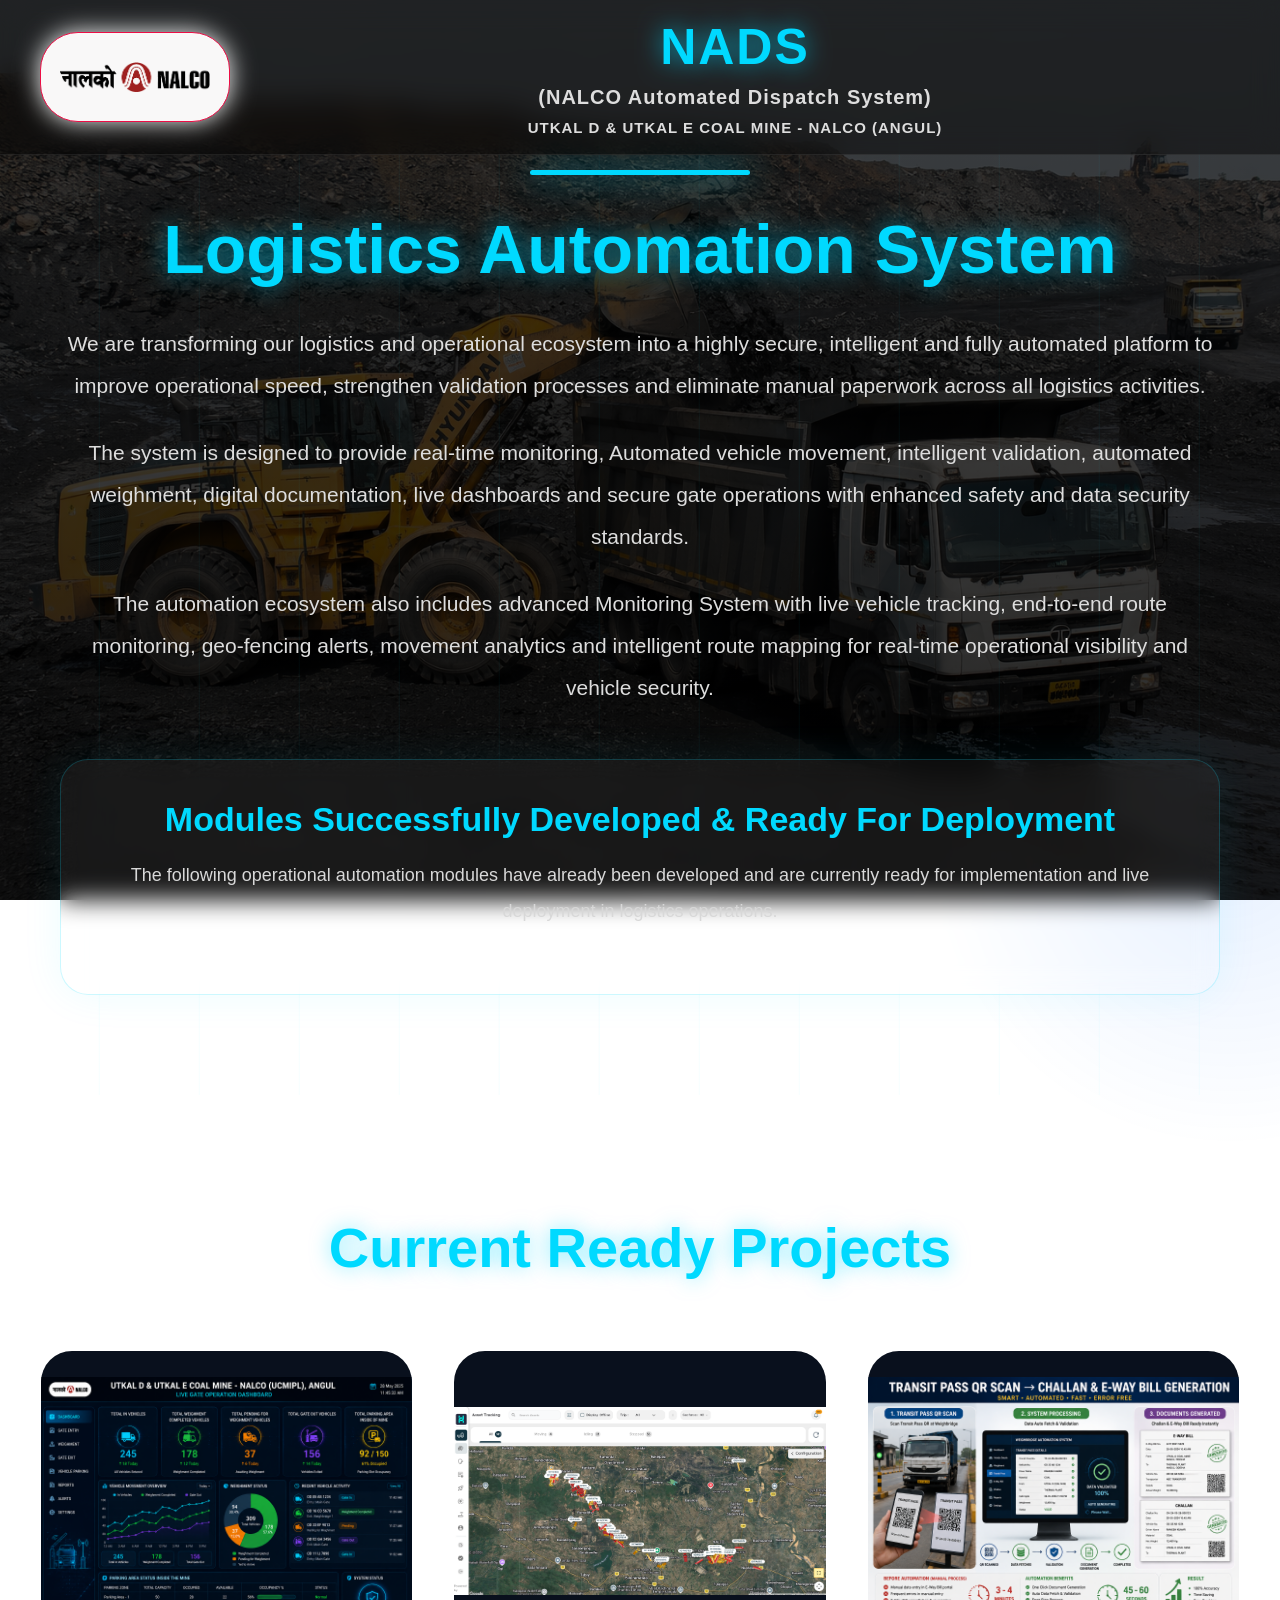
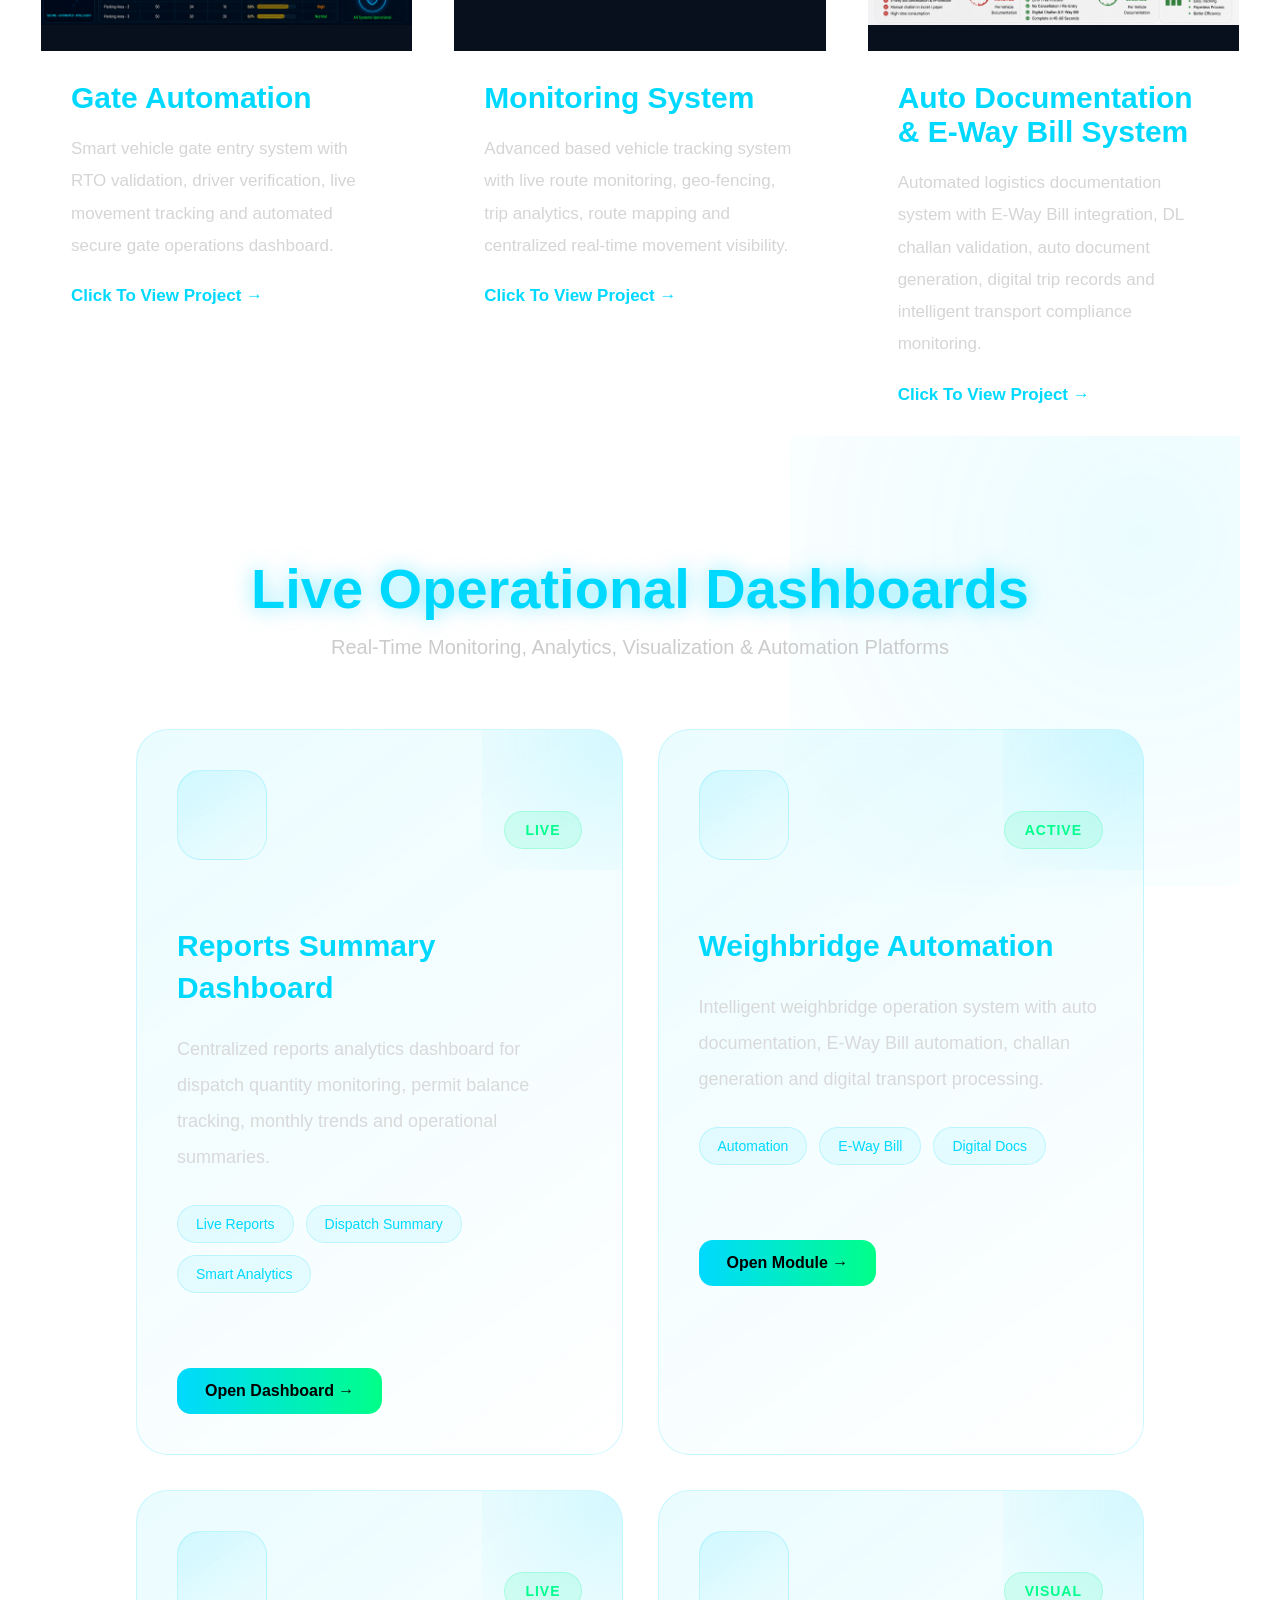
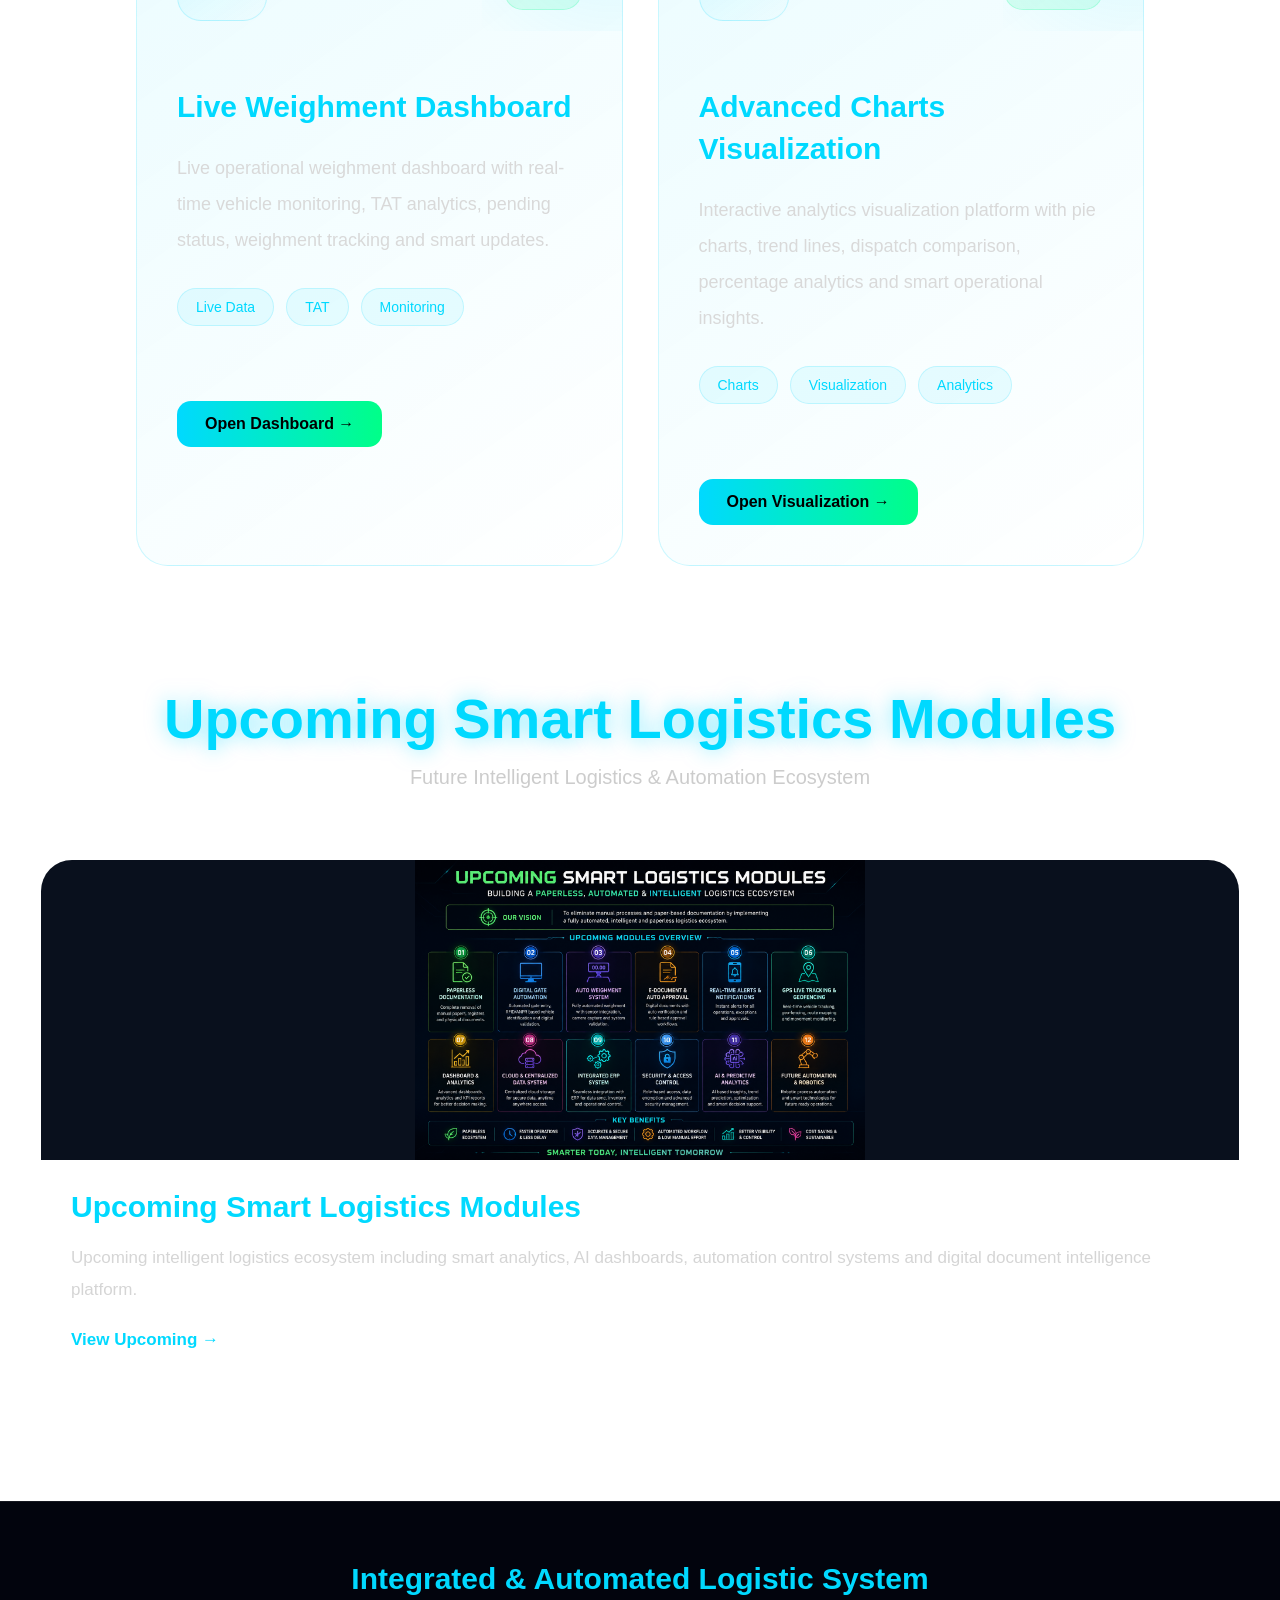
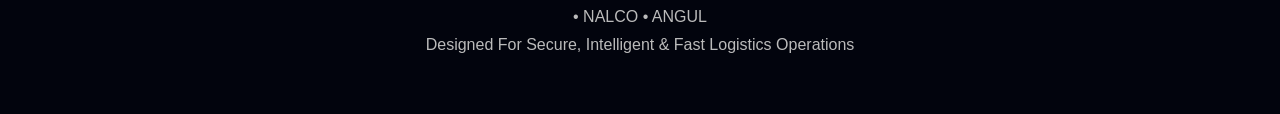
<file: index.html>
<!DOCTYPE html>
<html lang="en">

<head>

    <meta charset="UTF-8">
    <meta name="viewport" content="width=device-width, initial-scale=1.0">

    <title>
        Integrated & Automated Logistic System
    </title>

    <!-- CSS -->
    <link rel="stylesheet" href="statics/css/style.css">

    <!-- SWIPER -->
    <link rel="stylesheet"
        href="https://cdn.jsdelivr.net/npm/swiper@11/swiper-bundle.min.css"/>

    <!-- AOS -->
    <link href="https://unpkg.com/aos@2.3.4/dist/aos.css"
        rel="stylesheet">

    <!-- GOOGLE TRANSLATE -->
    <script type="text/javascript">

        function googleTranslateElementInit() {

            new google.translate.TranslateElement({

                pageLanguage: 'en',

                includedLanguages:
                'en,hi,bn,or,ta,te,ml,kn,gu,mr,pa,ur,fr,de,es,ru,zh-CN,ja,ar',

                layout: google.translate.TranslateElement.InlineLayout.SIMPLE

            }, 'google_translate_element');

        }

    </script>

</head>

<body>

    <!-- HEADER -->

    <header class="topbar">

        <!-- LOGO -->

        <div class="logo-box">

            <div class="logo-bg">

                <img src="statics/images/nalco-logo.png">

            </div>

        </div>

        <!-- TITLE -->

        <div class="title-box">

            <h1>
                NADS
            </h1>

            <h2>
                (NALCO Automated Dispatch System) 
            </h2>

            <h3>
                UTKAL D & UTKAL E COAL MINE - NALCO (ANGUL)
            </h3>
        </div>

        <!-- TRANSLATOR -->

        <div class="translator-box">

            <div id="google_translate_element"></div>

        </div>

    </header>

    <!-- HERO SECTION -->

    <section class="hero">

        <div class="hero-overlay"></div>

        <div class="hero-content"
            data-aos="zoom-in">

            <div class="glow-line"></div>

            <h3>
                 Logistics Automation System
            </h3>

            <p>
                We are transforming our logistics and operational ecosystem into a
                highly secure, intelligent and fully automated platform to improve
                operational speed, strengthen validation processes and eliminate
                manual paperwork across all logistics activities.
            </p>

            <p>
                The system is designed to provide real-time monitoring,
                Automated vehicle movement, intelligent validation,
                automated weighment, digital documentation,
                live dashboards and secure gate operations
                with enhanced safety and data security standards.
            </p>

            <p>
                The automation ecosystem also includes advanced
                Monitoring System with live vehicle tracking,
                end-to-end route monitoring, geo-fencing alerts,
                movement analytics and intelligent route mapping
                for real-time operational visibility and vehicle security.
            </p>

            <!-- CURRENT PROJECT -->

            <div class="current-project-box">

                <h4>
                    Modules Successfully Developed & Ready For Deployment
                </h4>

                <p>
                    The following operational automation modules
                    have already been developed and are currently
                    ready for implementation and live deployment
                    in logistics operations.
                </p>

            </div>

        </div>

    </section>

    <!-- PROJECT SECTION -->

<section class="project-section">

    <!-- CURRENT READY PROJECTS -->

    <div class="section-title"
        data-aos="fade-up">

        <h2>
            Current Ready Projects
        </h2>

    </div>

    <!-- CURRENT GRID -->

    <div class="project-grid">

        <!-- AUTOMATE GATE -->

        <a href="gate_operation.html"
            class="project-main-card"
            data-aos="fade-up">

            <div class="project-image">

                <img
                    src="statics/project_images/gate_project.png">

            </div>

            <div class="project-info">

                <h3>
                    Gate Automation
                </h3>

                <p>
                    Smart vehicle gate entry system with
                    RTO validation, driver verification,
                    live movement tracking and automated
                    secure gate operations dashboard.
                </p>

                <span>
                    Click To View Project →
                </span>

            </div>

        </a>

        <!-- GPS -->

        <a href="gps_operation.html"
            class="project-main-card"
            data-aos="fade-up"
            data-aos-delay="150">

            <div class="project-image">

                <img
                    src="statics/project_images/gps_project.png">

            </div>

            <div class="project-info">

                <h3>
                    Monitoring System
                </h3>

                <p>
                    Advanced based vehicle tracking system
                    with live route monitoring, geo-fencing,
                    trip analytics, route mapping and
                    centralized real-time movement visibility.
                </p>

                <span>
                    Click To View Project →
                </span>

            </div>

        </a>

        <!-- DOCUMENT AUTOMATION -->

        <a href="weighbridge_operation.html"
            class="project-main-card"
            data-aos="fade-up"
            data-aos-delay="300">

            <div class="project-image">

                <img
                    src="statics/project_images/weighbridge/auto_doc.png">

            </div>

            <div class="project-info">

                <h3>
                    Auto Documentation & E-Way Bill System
                </h3>

                <p>
                    Automated logistics documentation system with
                    E-Way Bill integration, DL challan validation,
                    auto document generation, digital trip records
                    and intelligent transport compliance monitoring.
                </p>

                <span>
                    Click To View Project →
                </span>

            </div>

        </a>

    </div>
<!-- ========================================= -->
<!-- LIVE DASHBOARDS SECTION -->
<!-- IS PURE SECTION KO -->
<!-- UPCOMING SECTION SE UPAR PASTE KARO -->
<!-- ========================================= -->

<section class="dashboard-section">

    <!-- BG EFFECT -->

    <div class="dashboard-bg-glow"></div>

    <!-- TITLE -->

    <div class="section-title"
        data-aos="fade-up">

        <h2>
            Live Operational Dashboards
        </h2>

        <p>
            Real-Time Monitoring,
            Analytics,
            Visualization &
            Automation Platforms
        </p>

    </div>

    <!-- GRID -->

    <div class="dashboard-grid">

        <!-- ========================================= -->
        <!-- REPORTS -->
        <!-- ========================================= -->

        <a href="reports_dashboard.html"
            class="dashboard-card"
            data-aos="fade-up">

            <!-- TOP -->

            <div class="dashboard-top">

                <!-- ICON -->

                <div class="dashboard-icon">

                    <i class="fa-solid fa-chart-column"></i>

                </div>

                <!-- STATUS -->

                <div class="dashboard-status">

                    LIVE

                </div>

            </div>

            <!-- CONTENT -->

            <div class="dashboard-content">

                <h3>

                    Reports Summary Dashboard

                </h3>

                <p>

                    Centralized reports analytics dashboard
                    for dispatch quantity monitoring,
                    permit balance tracking,
                    monthly trends and operational summaries.

                </p>

                <!-- TAGS -->

                <div class="dashboard-tags">

                    <span>

                        Live Reports

                    </span>

                    <span>

                        Dispatch Summary

                    </span>

                    <span>

                        Smart Analytics

                    </span>

                </div>

                <!-- FOOTER -->

                <div class="dashboard-footer">

                    <div class="dashboard-btn">

                        Open Dashboard →

                    </div>

                </div>

            </div>

        </a>

        <!-- ========================================= -->
        <!-- WEIGHBRIDGE -->
        <!-- ========================================= -->

        <a href="weighbridge_operation.html"
            class="dashboard-card"
            data-aos="fade-up"
            data-aos-delay="100">

            <!-- TOP -->

            <div class="dashboard-top">

                <!-- ICON -->

                <div class="dashboard-icon">

                    <i class="fa-solid fa-weight-scale"></i>

                </div>

                <!-- STATUS -->

                <div class="dashboard-status">

                    ACTIVE

                </div>

            </div>

            <!-- CONTENT -->

            <div class="dashboard-content">

                <h3>

                    Weighbridge Automation

                </h3>

                <p>

                    Intelligent weighbridge operation system
                    with auto documentation,
                    E-Way Bill automation,
                    challan generation and
                    digital transport processing.

                </p>

                <!-- TAGS -->

                <div class="dashboard-tags">

                    <span>

                        Automation

                    </span>

                    <span>

                        E-Way Bill

                    </span>

                    <span>

                        Digital Docs

                    </span>

                </div>

                <!-- FOOTER -->

                <div class="dashboard-footer">

                    <div class="dashboard-btn">

                        Open Module →

                    </div>

                </div>

            </div>

        </a>

        <!-- ========================================= -->
        <!-- WEIGHMENT -->
        <!-- ========================================= -->

        <a href="weighment_dashboard.html"
            class="dashboard-card"
            data-aos="fade-up"
            data-aos-delay="200">

            <!-- TOP -->

            <div class="dashboard-top">

                <!-- ICON -->

                <div class="dashboard-icon">

                    <i class="fa-solid fa-truck-moving"></i>

                </div>

                <!-- STATUS -->

                <div class="dashboard-status">

                    LIVE

                </div>

            </div>

            <!-- CONTENT -->

            <div class="dashboard-content">

                <h3>

                    Live Weighment Dashboard

                </h3>

                <p>

                    Live operational weighment dashboard
                    with real-time vehicle monitoring,
                    TAT analytics,
                    pending status,
                    weighment tracking and smart updates.

                </p>

                <!-- TAGS -->

                <div class="dashboard-tags">

                    <span>

                        Live Data

                    </span>

                    <span>

                        TAT

                    </span>

                    <span>

                        Monitoring

                    </span>

                </div>

                <!-- FOOTER -->

                <div class="dashboard-footer">

                    <div class="dashboard-btn">

                        Open Dashboard →

                    </div>

                </div>

            </div>

        </a>

        <!-- ========================================= -->
        <!-- CHARTS -->
        <!-- ========================================= -->

        <a href="charts.html"
            class="dashboard-card"
            data-aos="fade-up"
            data-aos-delay="300">

            <!-- TOP -->

            <div class="dashboard-top">

                <!-- ICON -->

                <div class="dashboard-icon">

                    <i class="fa-solid fa-chart-pie"></i>

                </div>

                <!-- STATUS -->

                <div class="dashboard-status">

                    VISUAL

                </div>

            </div>

            <!-- CONTENT -->

            <div class="dashboard-content">

                <h3>

                    Advanced Charts Visualization

                </h3>

                <p>

                    Interactive analytics visualization platform
                    with pie charts,
                    trend lines,
                    dispatch comparison,
                    percentage analytics and smart operational insights.

                </p>

                <!-- TAGS -->

                <div class="dashboard-tags">

                    <span>

                        Charts

                    </span>

                    <span>

                        Visualization

                    </span>

                    <span>

                        Analytics

                    </span>

                </div>

                <!-- FOOTER -->

                <div class="dashboard-footer">

                    <div class="dashboard-btn">

                        Open Visualization →

                    </div>

                </div>

            </div>

        </a>

    </div>

</section>
    <!-- UPCOMING SECTION -->

    <div class="section-title upcoming-title"
        data-aos="fade-up">

        <h2>
            Upcoming Smart Logistics Modules
        </h2>

        <p>
            Future Intelligent Logistics & Automation Ecosystem
        </p>

    </div>

    <!-- UPCOMING GRID -->

    <div class="project-grid">

        <!-- UPCOMING -->

        <a href="upcoming_project.html"
            class="project-main-card"
            data-aos="fade-up"
            data-aos-delay="200">

            <div class="project-image">

                <img
                    src="statics/project_images/upcoming.png.png">

            </div>

            <div class="project-info">

                <h3>
                    Upcoming Smart Logistics Modules
                </h3>

                <p>
                    Upcoming intelligent logistics ecosystem
                    including smart analytics, AI dashboards,
                    automation control systems and digital
                    document intelligence platform.
                </p>

                <span>
                    View Upcoming →
                </span>

            </div>

        </a>

    </div>

</section>


</div>

    <!-- FOOTER -->

    <footer class="footer">

        <h3>
            Integrated & Automated Logistic System
        </h3>

        <p>
            • NALCO • ANGUL
        </p>

        <p>
            Designed For Secure, Intelligent & Fast Logistics Operations
        </p>

    </footer>

    <!-- GOOGLE TRANSLATE -->

    <script type="text/javascript"
        src="https://translate.google.com/translate_a/element.js?cb=googleTranslateElementInit">
    </script>

    <!-- AOS -->

    <script src="https://unpkg.com/aos@2.3.4/dist/aos.js"></script>

    <script>

        AOS.init({

            duration: 1500,
            once: true

        });

    </script>

</body>

</html>
</file>
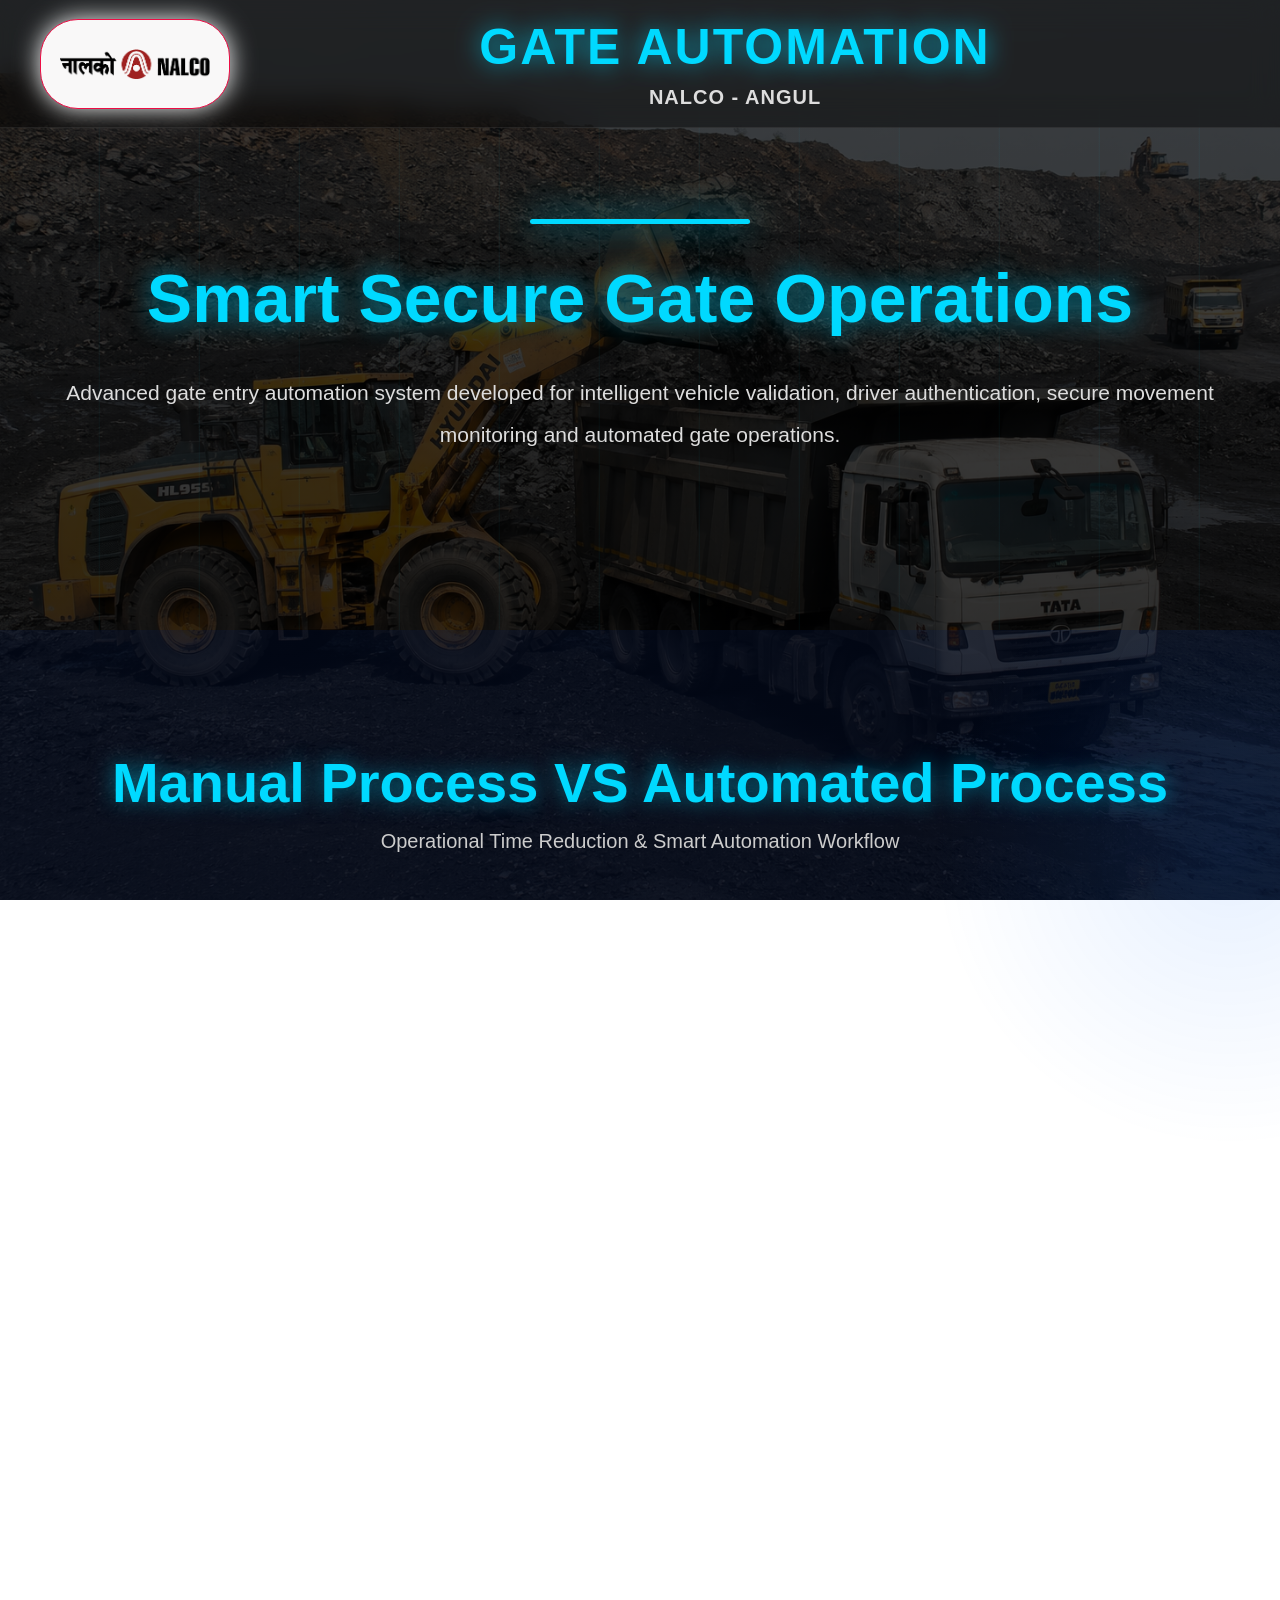
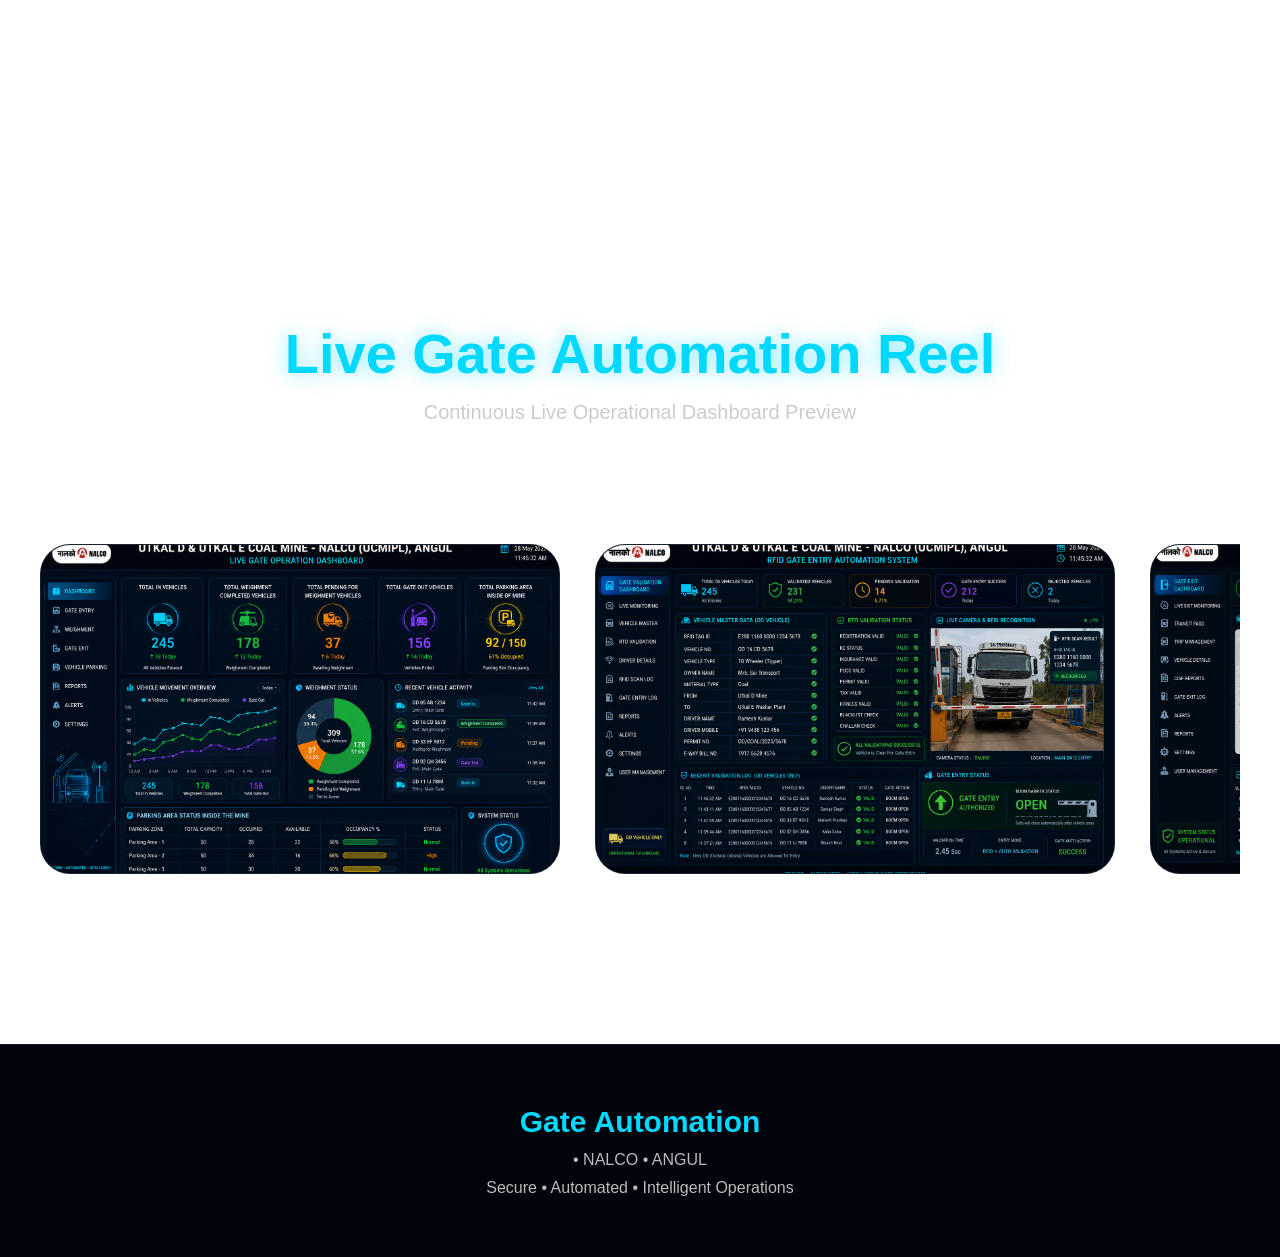
<file: gate_operation.html>
<!DOCTYPE html>
<html lang="en">

<head>

    <meta charset="UTF-8">

    <meta name="viewport"
        content="width=device-width, initial-scale=1.0">

    <title>
        Gate Automation
    </title>

    <!-- CSS -->
    <link rel="stylesheet"
        href="statics/css/style.css">

    <!-- AOS -->
    <link href="https://unpkg.com/aos@2.3.4/dist/aos.css"
        rel="stylesheet">

</head>

<body>

    <!-- HEADER -->

    <header class="topbar">

        <div class="logo-box">

            <div class="logo-bg">

                <img src="statics/images/nalco-logo.png">

            </div>

        </div>

        <div class="title-box">

            <h1>
                 GATE AUTOMATION
            </h1>

            <h2>
                 NALCO - ANGUL
            </h2>

        </div>

    </header>

    <!-- HERO -->

    <section class="hero small-hero">

        <div class="hero-content"
            data-aos="zoom-in">

            <div class="glow-line"></div>

            <h3>
                Smart Secure Gate Operations
            </h3>

            <p>
                Advanced  gate entry automation system
                developed for intelligent vehicle validation,
                driver authentication, secure movement monitoring
                and automated gate operations.
            </p>

        </div>

    </section>

    <!-- PROCESS COMPARISON SECTION -->

    <section class="comparison-section">

        <div class="section-title"
            data-aos="fade-up">

            <h2>
                Manual Process VS Automated Process
            </h2>

            <p>
                Operational Time Reduction & Smart Automation Workflow
            </p>

        </div>

        <!-- COMPARISON GRID -->

        <div class="comparison-grid">

            <!-- MANUAL -->

            <div class="comparison-card manual-card"
                data-aos="fade-right">

                <div class="comparison-header">

                    <h3>
                        Previous Manual Process
                    </h3>

                    <span class="status-badge manual-badge">
                        Manual Operations
                    </span>

                </div>

                <div class="comparison-list">

                    <div class="compare-item">

                        <div class="compare-number">
                            1
                        </div>

                        <div class="compare-text">

                            <h4>
                                Manual Register Entry
                            </h4>

                            <p>
                                Security staff manually entered
                                vehicle details into physical registers.
                            </p>

                        </div>

                    </div>

                    <div class="compare-item">

                        <div class="compare-number">
                            2
                        </div>

                        <div class="compare-text">

                            <h4>
                                Manual Driver & Vehicle Verification
                            </h4>

                            <p>
                                Driver documents, RC, insurance,
                                pollution and permits were manually verified.
                            </p>

                        </div>

                    </div>

                    <div class="compare-item">

                        <div class="compare-number">
                            3
                        </div>

                        <div class="compare-text">

                            <h4>
                                Manual Gate Check-In
                            </h4>

                            <p>
                                Physical gate approval and manual
                                vehicle movement recording process.
                            </p>

                        </div>

                    </div>

                </div>

                <!-- TIME -->

                <div class="time-box old-time">

                    <h4>
                        Average Vehicle Entry Time
                    </h4>

                    <h2>
                        2 - 3 Minutes
                    </h2>

                </div>

            </div>

            <!-- AUTOMATED -->

            <div class="comparison-card auto-card"
                data-aos="fade-left">

                <div class="comparison-header">

                    <h3>
                        New Automated Smart Process
                    </h3>

                    <span class="status-badge auto-badge">
                        Intelligent Automation
                    </span>

                </div>

                <div class="comparison-list">

                    <div class="compare-item">

                        <div class="compare-number auto-number">
                            1
                        </div>

                        <div class="compare-text">

                            <h4>
                                 Auto Validation
                            </h4>

                            <p>
                                Automatic vehicle detection
                                with real-time authentication.
                            </p>

                        </div>

                    </div>

                    <div class="compare-item">

                        <div class="compare-number auto-number">
                            2
                        </div>

                        <div class="compare-text">

                            <h4>
                                Instant RTO & Driver Verification
                            </h4>

                            <p>
                                Automatic validation of vehicle documents,
                                driver details and compliance status.
                            </p>

                        </div>

                    </div>

                    <div class="compare-item">

                        <div class="compare-number auto-number">
                            3
                        </div>

                        <div class="compare-text">

                            <h4>
                                Auto Boom Barrier Gate Entry
                            </h4>

                            <p>
                                If all validations are successful,
                                gate barrier opens automatically
                                without manual intervention.
                            </p>

                        </div>

                    </div>

                </div>

                <!-- TIME -->

                <div class="time-box new-time">

                    <h4>
                        Average Vehicle Entry Time
                    </h4>

                    <h2>
                        40 Sec - 1 Minute
                    </h2>

                </div>

            </div>

        </div>

    </section>

    <!-- PROJECT SECTION -->

    <section class="project-section">

        <div class="section-title">

            <h2>
                Live Gate Automation Reel
            </h2>

            <p>
                Continuous Live Operational Dashboard Preview
            </p>

        </div>

        <!-- CINEMATIC REEL -->

        <div class="cinema-reel">

            <div class="reel-track">

                <!-- CARD 1 -->

                <div class="reel-item"
                    data-title="Vehicle Validation Dashboard"

                    data-desc="Smart  validation dashboard with automatic vehicle verification, driver authentication, RTO validation and secure gate entry approval system."

                    data-extra="
                    • Vehicle Validation<br>
                    • Auto Driver Verification<br>
                    • Instant RTO Data Validation<br>
                    • Automatic Gate Approval<br>
                    • Real-Time Entry Monitoring">

                    <img
                        src="statics/project_images/gate/gate_project.png"
                        class="reel-image">

                </div>

                <!-- CARD 2 -->

                <div class="reel-item"

                    data-title="Live Monitoring Dashboard"

                    data-desc="Real-time operational dashboard with vehicle movement tracking, gate monitoring, shift reports and centralized operational analytics."

                    data-extra="
                    • Live Vehicle Tracking<br>
                    • Entry & Exit Monitoring<br>
                    • Shift Wise Analytics<br>
                    • Real-Time Dashboards<br>
                    • Centralized Reports">

                    <img
                        src="statics/project_images/gate/gate_project2.png"
                        class="reel-image">

                </div>

                <!-- CARD 3 -->

                <div class="reel-item"

                    data-title="Automated Gate Exit System"

                    data-desc="Smart exit automation system using Trip ID validation, transit pass verification and automatic boom barrier operation."

                    data-extra="
                    • Transit Pass Validation<br>
                    • Auto QR Verification<br>
                    • Trip ID Matching<br>
                    • Automatic Gate Exit<br>
                    • CISF Integrated Reports">

                    <img
                        src="statics/project_images/gate/gate_project3.png"
                        class="reel-image">

                </div>

                <!-- CARD 4 -->

                <div class="reel-item"

                    data-title="Intelligent Gate Analytics"

                    data-desc="Advanced operational analytics dashboard with TAT monitoring, highest trips summary, driver performance analytics and vehicle movement insights."

                    data-extra="
                    • Vehicle TAT Analytics<br>
                    • Highest Trips Monitoring<br>
                    • Driver Performance Summary<br>
                    • Monthly Operational Analytics<br>
                    • Live Movement Insights">

                    <img
                        src="statics/project_images/gate/gate_project5.png"
                        class="reel-image">

                </div>

                <!-- DUPLICATE FOR LOOP -->

                <div class="reel-item"
                    data-title="Vehicle Validation Dashboard"

                    data-desc="Smart validation dashboard with automatic vehicle verification, driver authentication, RTO validation and secure gate entry approval system."

                    data-extra="
                    • Vehicle Validation<br>
                    • Auto Driver Verification<br>
                    • Instant RTO Data Validation<br>
                    • Automatic Gate Approval<br>
                    • Real-Time Entry Monitoring">

                    <img
                        src="statics/project_images/gate/gate_project.png"
                        class="reel-image">

                </div>

                <div class="reel-item"

                    data-title="Live Monitoring Dashboard"

                    data-desc="Real-time operational dashboard with vehicle movement tracking, gate monitoring, shift reports and centralized operational analytics."

                    data-extra="
                    • Live Vehicle Tracking<br>
                    • Entry & Exit Monitoring<br>
                    • Shift Wise Analytics<br>
                    • Real-Time Dashboards<br>
                    • Centralized Reports">

                    <img
                        src="statics/project_images/gate/gate_project2.png"
                        class="reel-image">

                </div>

            </div>

        </div>

    </section>

    <!-- ADVANCED MODAL -->

    <div class="advanced-modal"
        id="advancedModal">

        <div class="advanced-modal-box">

            <!-- CLOSE -->

            <span class="advanced-close"
                id="advancedClose">

                &times;

            </span>

            <!-- IMAGE -->

            <div class="advanced-image-side">

                <img id="advancedImage">

            </div>

            <!-- DETAILS -->

            <div class="advanced-content-side">

                <h2 id="advancedTitle"></h2>

                <p id="advancedDesc"></p>

                <div id="advancedExtra"
                    class="advanced-extra">

                </div>

            </div>

        </div>

    </div>

    <!-- FOOTER -->

    <footer class="footer">

        <h3>
           Gate Automation
        </h3>

        <p>
            • NALCO • ANGUL
        </p>

        <p>
            Secure • Automated • Intelligent Operations
        </p>

    </footer>

    <!-- AOS -->
    <script src="https://unpkg.com/aos@2.3.4/dist/aos.js"></script>

    <script>

        // =========================
        // AOS
        // =========================

        AOS.init({

            duration: 1400

        });

        // =========================
        // MODAL
        // =========================

        const reelTrack =
            document.querySelector(".reel-track");

        const modal =
            document.getElementById("advancedModal");

        const modalImage =
            document.getElementById("advancedImage");

        const modalTitle =
            document.getElementById("advancedTitle");

        const modalDesc =
            document.getElementById("advancedDesc");

        const modalExtra =
            document.getElementById("advancedExtra");

        const closeBtn =
            document.getElementById("advancedClose");

        // CLICK

        document.querySelectorAll(".reel-item")
        .forEach(item => {

            item.addEventListener("click", () => {

                // STOP REEL

                reelTrack.style.animationPlayState = "paused";

                // SET DATA

                modalImage.src =
                    item.querySelector("img").src;

                modalTitle.innerHTML =
                    item.dataset.title;

                modalDesc.innerHTML =
                    item.dataset.desc;

                modalExtra.innerHTML =
                    item.dataset.extra;

                // SHOW

                modal.style.display = "flex";

                setTimeout(() => {

                    modal.classList.add("show-advanced");

                }, 10);

            });

        });

        // CLOSE

        closeBtn.onclick = closeModal;

        modal.onclick = (e) => {

            if(e.target === modal){

                closeModal();

            }

        }

        // ESC

        document.addEventListener("keydown", (e)=>{

            if(e.key === "Escape"){

                closeModal();

            }

        });

        // FUNCTION

        function closeModal(){

            modal.classList.remove("show-advanced");

            setTimeout(()=>{

                modal.style.display = "none";

                reelTrack.style.animationPlayState = "running";

            },300);

        }

    </script>

</body>

</html>
</file>
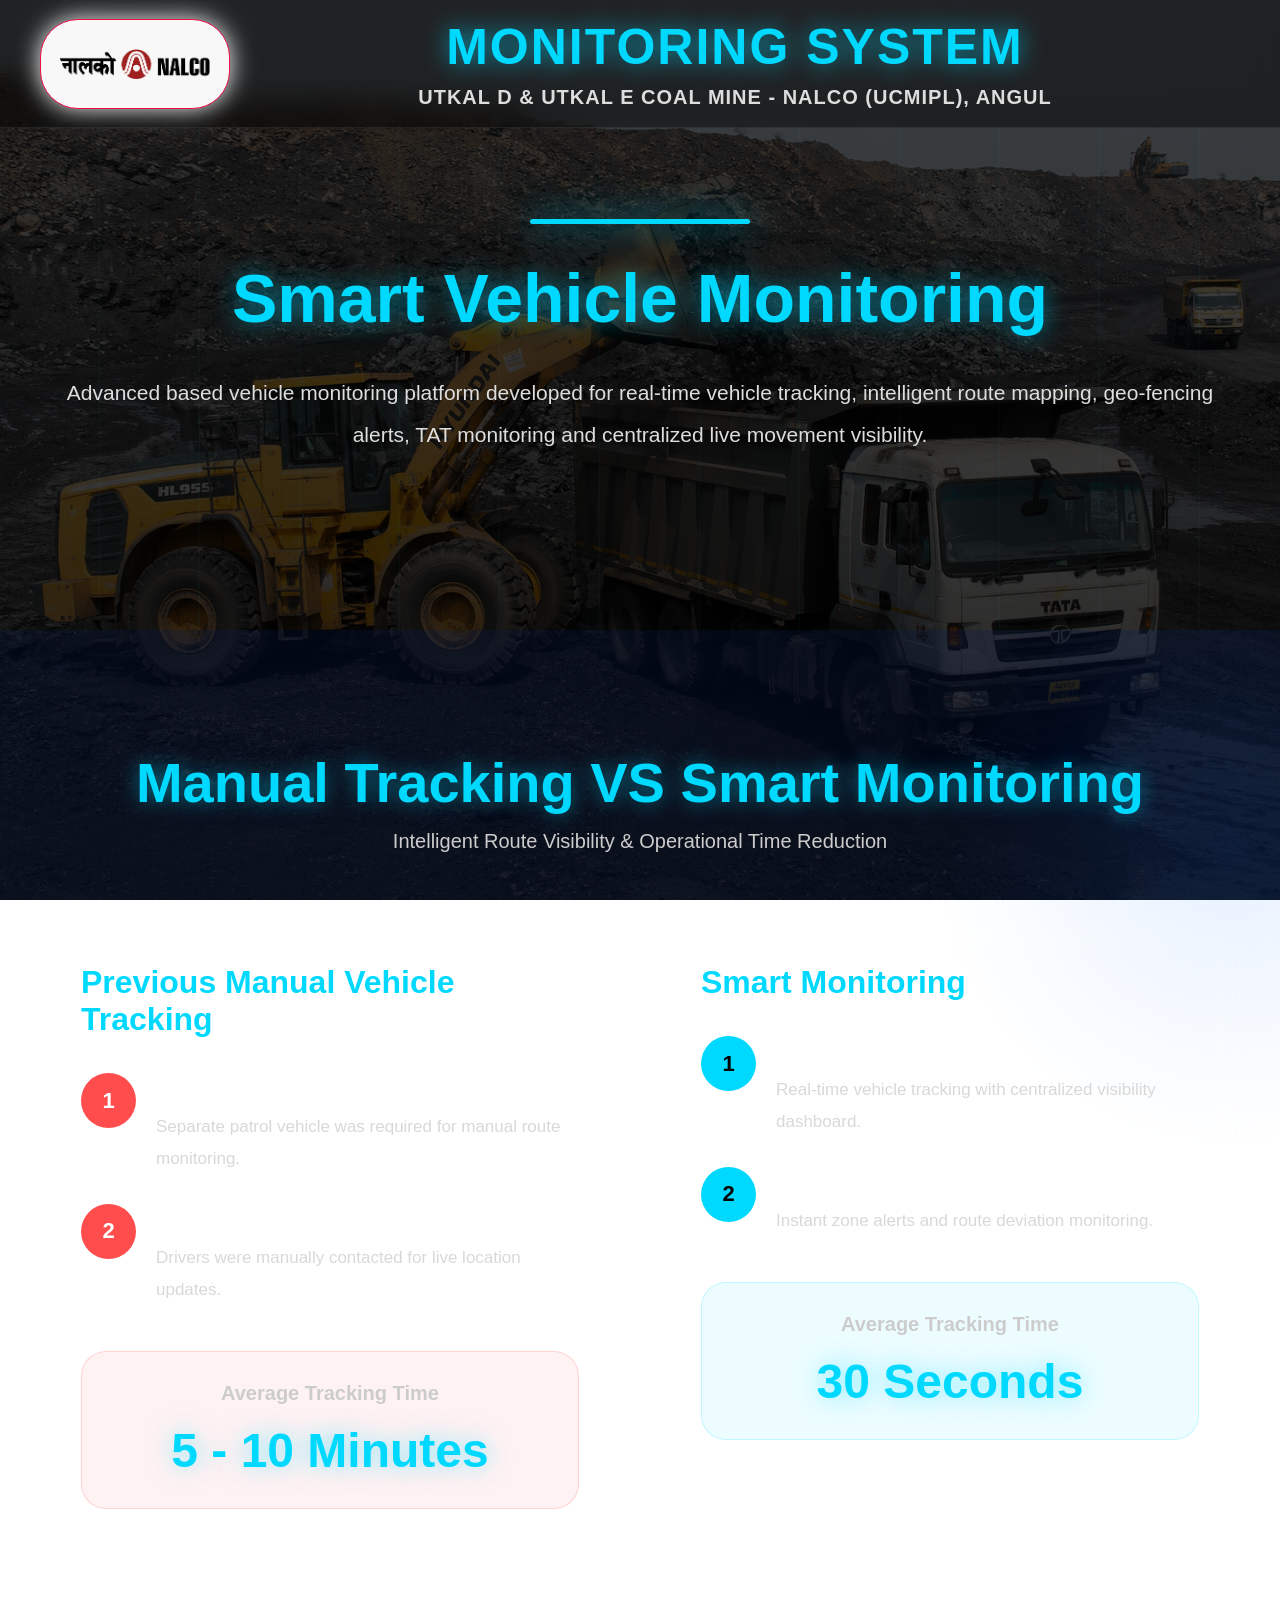
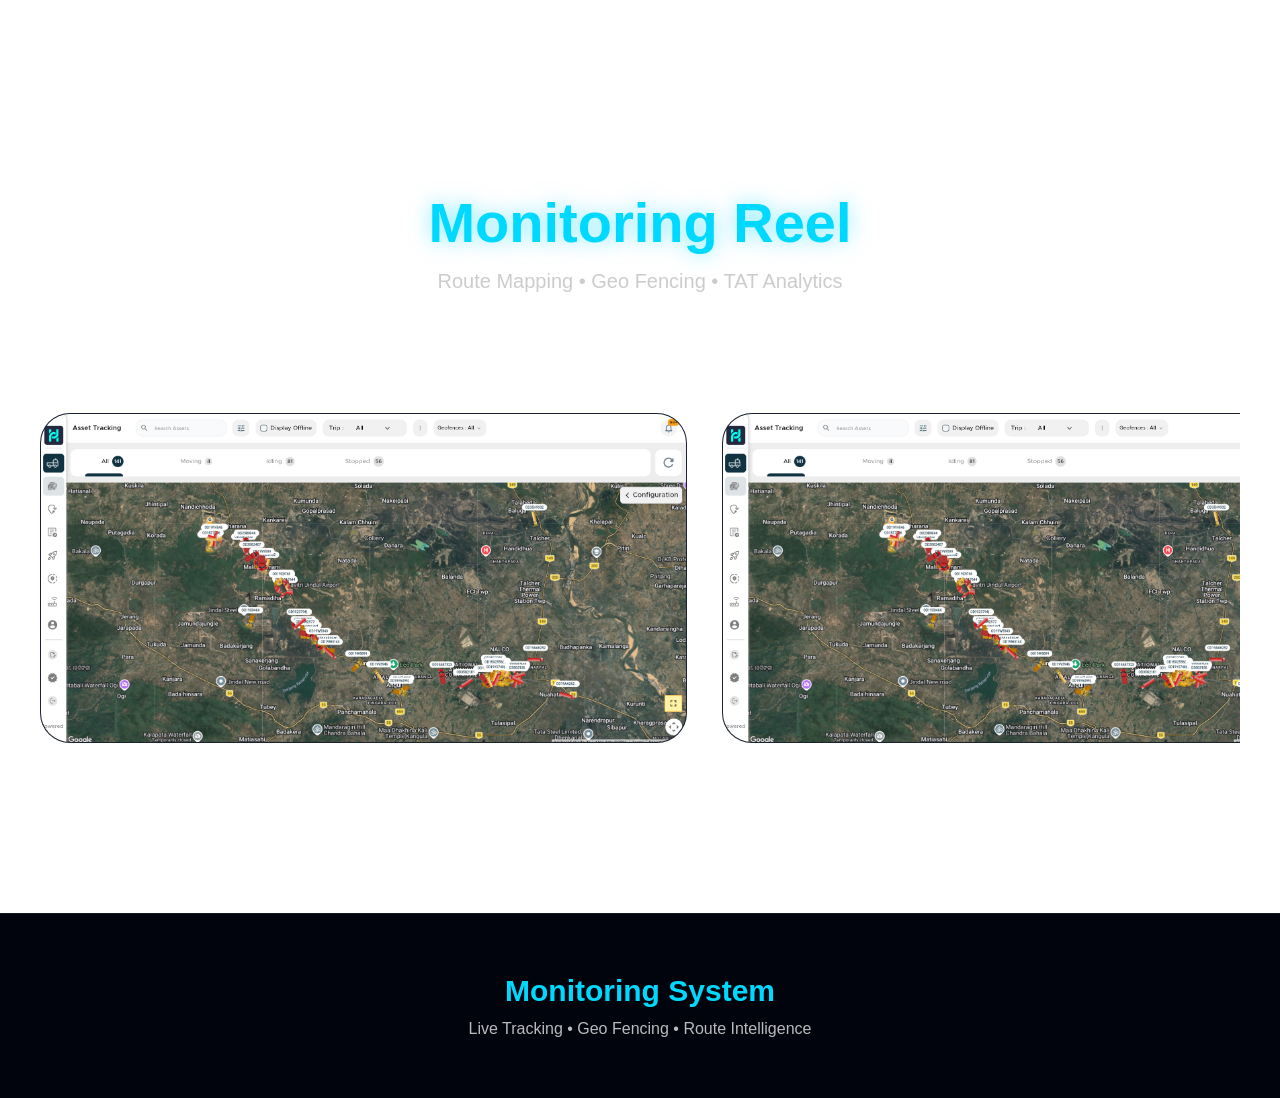
<file: gps_operation.html>
<!DOCTYPE html>
<html lang="en">

<head>

    <meta charset="UTF-8">

    <meta name="viewport"
        content="width=device-width, initial-scale=1.0">

    <title>
       Monitoring System
    </title>

    <!-- CSS -->
    <link rel="stylesheet"
        href="statics/css/style.css">

    <!-- AOS -->
    <link href="https://unpkg.com/aos@2.3.4/dist/aos.css"
        rel="stylesheet">

</head>

<body>

    <!-- HEADER -->

    <header class="topbar">

        <div class="logo-box">

            <div class="logo-bg">

                <img src="statics/images/nalco-logo.png">

            </div>

        </div>

        <div class="title-box">

            <h1>
               MONITORING SYSTEM
            </h1>

            <h2>
                UTKAL D & UTKAL E COAL MINE - NALCO (UCMIPL), ANGUL
            </h2>

        </div>

    </header>

    <!-- HERO -->

    <section class="hero small-hero">

        <div class="hero-content"
            data-aos="zoom-in">

            <div class="glow-line"></div>

            <h3>
                Smart Vehicle Monitoring
            </h3>

            <p>
                Advanced based vehicle monitoring platform
                developed for real-time vehicle tracking,
                intelligent route mapping, geo-fencing alerts,
                TAT monitoring and centralized live movement visibility.
            </p>

        </div>

    </section>

    <!-- COMPARISON -->

    <section class="comparison-section">

        <div class="section-title"
            data-aos="fade-up">

            <h2>
                Manual Tracking VS Smart  Monitoring
            </h2>

            <p>
                Intelligent Route Visibility & Operational Time Reduction
            </p>

        </div>

        <div class="comparison-grid">

            <!-- MANUAL -->

            <div class="comparison-card manual-card">

                <div class="comparison-header">

                    <h3>
                        Previous Manual Vehicle Tracking
                    </h3>

                </div>

                <div class="comparison-list">

                    <div class="compare-item">

                        <div class="compare-number">
                            1
                        </div>

                        <div class="compare-text">

                            <h4>
                                Dedicated Patrolling Vehicle
                            </h4>

                            <p>
                                Separate patrol vehicle was required
                                for manual route monitoring.
                            </p>

                        </div>

                    </div>

                    <div class="compare-item">

                        <div class="compare-number">
                            2
                        </div>

                        <div class="compare-text">

                            <h4>
                                Driver Call Tracking
                            </h4>

                            <p>
                                Drivers were manually contacted
                                for live location updates.
                            </p>

                        </div>

                    </div>

                </div>

                <div class="time-box old-time">

                    <h4>
                        Average Tracking Time
                    </h4>

                    <h2>
                        5 - 10 Minutes
                    </h2>

                </div>

            </div>

            <!-- AUTO -->

            <div class="comparison-card auto-card">

                <div class="comparison-header">

                    <h3>
                        Smart  Monitoring
                    </h3>

                </div>

                <div class="comparison-list">

                    <div class="compare-item">

                        <div class="compare-number auto-number">
                            1
                        </div>

                        <div class="compare-text">

                            <h4>
                                Live  Route Monitoring
                            </h4>

                            <p>
                                Real-time vehicle tracking
                                with centralized visibility dashboard.
                            </p>

                        </div>

                    </div>

                    <div class="compare-item">

                        <div class="compare-number auto-number">
                            2
                        </div>

                        <div class="compare-text">

                            <h4>
                                Geo-Fencing Alerts
                            </h4>

                            <p>
                                Instant zone alerts and
                                route deviation monitoring.
                            </p>

                        </div>

                    </div>

                </div>

                <div class="time-box new-time">

                    <h4>
                        Average Tracking Time
                    </h4>

                    <h2>
                        30 Seconds
                    </h2>

                </div>

            </div>

        </div>

    </section>

    <!-- REEL -->

    <section class="project-section">

        <div class="section-title">

            <h2>
                Monitoring Reel
            </h2>

            <p>
                Route Mapping • Geo Fencing • TAT Analytics
            </p>

        </div>

        <!-- CINEMA REEL -->

        <div class="cinema-reel">

            <div class="reel-track">

                <!-- CARD 1 -->

                <div class="reel-item"

                    data-title="Live GPS Monitoring Dashboard"

                    data-desc="Advanced live vehicle monitoring dashboard with centralized GPS visibility and operational tracking."

                    data-extra="
                    • Live Vehicle Tracking<br>
                    • Real-Time GPS Monitoring<br>
                    • Movement Analytics<br>
                    • Centralized Dashboard<br>
                    • Smart Operational Visibility">

                    <img
                        src="statics/project_images/gps/gps_project.png"
                        class="reel-image">

                </div>

                <!-- CARD 2 -->

                <div class="reel-item"

                    data-title="Route Mapping Analytics"

                    data-desc="Intelligent route mapping system with live route optimization and movement visibility."

                    data-extra="
                    • Live Route Mapping<br>
                    • Trip Optimization<br>
                    • Destination Analytics<br>
                    • Route Visibility<br>
                    • Intelligent Tracking">

                    <img
                        src="statics/project_images/gps/route_maping.png"
                        class="reel-image">

                </div>

                <!-- CARD 3 -->

                <div class="reel-item"

                    data-title="Geo Fencing & Smart Alerts"

                    data-desc="Automated geo-fencing security system with smart movement alerts and route deviation detection."

                    data-extra="
                    • Geo Fence Zones<br>
                    • Unauthorized Movement Alerts<br>
                    • Route Deviation Detection<br>
                    • Security Notifications<br>
                    • Smart Alert System">

                    <img
                        src="statics/project_images/gps/Geo_fence.png"
                        class="reel-image">

                </div>

                <!-- CARD 4 -->

                <div class="reel-item"

                    data-title="TAT & Trip Analytics"

                    data-desc="Vehicle TAT analytics system with trip summaries, delay monitoring and operational performance reports."

                    data-extra="
                    • Vehicle TAT Monitoring<br>
                    • Delay Analysis<br>
                    • Trip Duration Reports<br>
                    • Performance Insights<br>
                    • Trip Analytics">

                    <img
                        src="statics/project_images/gps/tat.png"
                        class="reel-image">

                </div>

                <!-- CARD 5 -->

                <div class="reel-item"

                    data-title="Vehicle Movement Intelligence"

                    data-desc="Centralized movement analytics platform with live trip visibility and intelligent reports."

                    data-extra="
                    • Vehicle Speed Monitoring<br>
                    • Idle Time Detection<br>
                    • Live Movement Reports<br>
                    • Intelligent Analytics<br>
                    • Centralized Tracking">

                    <img
                        src="statics/project_images/gps/live traking.png"
                        class="reel-image">

                </div>

            </div>

        </div>

    </section>

    <!-- MODAL -->

    <div class="advanced-modal"
        id="advancedModal">

        <div class="advanced-modal-box">

            <span class="advanced-close"
                id="advancedClose">

                &times;

            </span>

            <!-- IMAGE -->

            <div class="advanced-image-side">

                <img id="advancedImage">

            </div>

            <!-- DETAILS -->

            <div class="advanced-content-side">

                <h2 id="advancedTitle"></h2>

                <p id="advancedDesc"></p>

                <div id="advancedExtra"
                    class="advanced-extra">

                </div>

            </div>

        </div>

    </div>

    <!-- FOOTER -->

    <footer class="footer">

        <h3>
             Monitoring System
        </h3>

        <p>
            Live Tracking • Geo Fencing • Route Intelligence
        </p>

    </footer>

    <!-- AOS -->

    <script src="https://unpkg.com/aos@2.3.4/dist/aos.js"></script>

    <script>

        AOS.init({

            duration: 1400

        });

        // MODAL

        const reelTrack =
            document.querySelector(".reel-track");

        const modal =
            document.getElementById("advancedModal");

        const modalImage =
            document.getElementById("advancedImage");

        const modalTitle =
            document.getElementById("advancedTitle");

        const modalDesc =
            document.getElementById("advancedDesc");

        const modalExtra =
            document.getElementById("advancedExtra");

        const closeBtn =
            document.getElementById("advancedClose");

        // CLICK

        document.querySelectorAll(".reel-item")
        .forEach(item => {

            item.addEventListener("click", () => {

                reelTrack.style.animationPlayState = "paused";

                modalImage.src =
                    item.querySelector("img").src;

                modalTitle.innerHTML =
                    item.dataset.title;

                modalDesc.innerHTML =
                    item.dataset.desc;

                modalExtra.innerHTML =
                    item.dataset.extra;

                modal.style.display = "flex";

                setTimeout(() => {

                    modal.classList.add("show-advanced");

                }, 10);

            });

        });

        // CLOSE

        closeBtn.onclick = closeModal;

        modal.onclick = (e) => {

            if(e.target === modal){

                closeModal();

            }

        }

        function closeModal(){

            modal.classList.remove("show-advanced");

            setTimeout(()=>{

                modal.style.display = "none";

                reelTrack.style.animationPlayState = "running";

            },300);

        }

    </script>

</body>

</html>
</file>
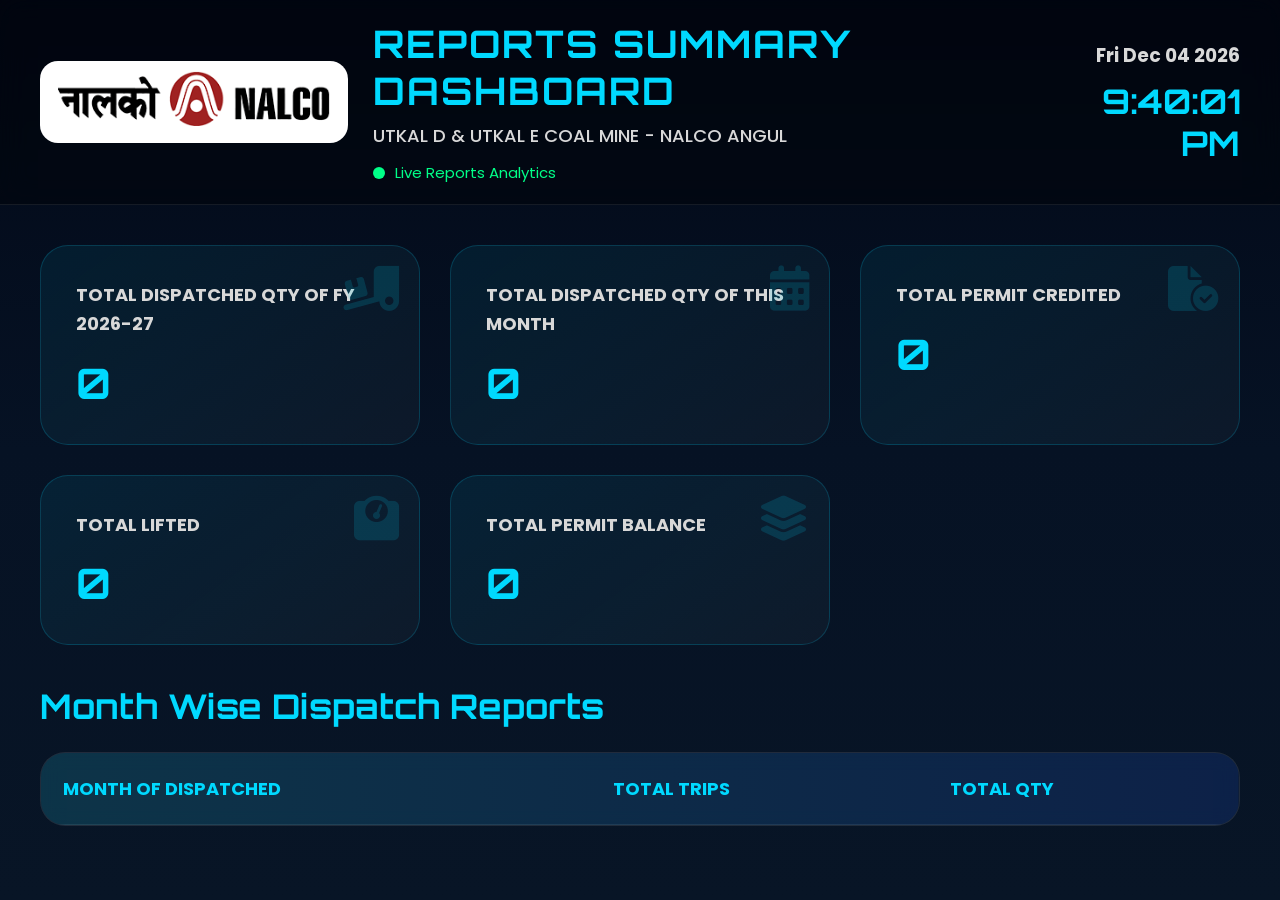
<file: reports_dashboard.html>
<!DOCTYPE html>
<html lang="en">

<head>

    <meta charset="UTF-8">

    <meta name="viewport"
        content="width=device-width, initial-scale=1.0">

    <title>
        Reports Summary Dashboard
    </title>

    <!-- CSS -->

    <link rel="stylesheet"
        href="statics/css/reports_dashboard.css">

    <!-- GOOGLE FONT -->

    <link rel="preconnect"
        href="https://fonts.googleapis.com">

    <link rel="preconnect"
        href="https://fonts.gstatic.com"
        crossorigin>

    <link href="https://fonts.googleapis.com/css2?family=Orbitron:wght@400;600;700&family=Poppins:wght@300;400;500;600&display=swap"
        rel="stylesheet">

    <!-- ICON -->

    <link rel="stylesheet"
        href="https://cdnjs.cloudflare.com/ajax/libs/font-awesome/6.5.2/css/all.min.css"/>

</head>

<body>

    <!-- HEADER -->

    <header class="topbar">

        <div class="top-left">

            <!-- LOGO -->

            <div class="logo-box">

                <img src="statics/images/nalco-logo.png">

            </div>

            <!-- TITLE -->

            <div class="title-box">

                <h1>
                    REPORTS SUMMARY DASHBOARD
                </h1>

                <h2>
                    UTKAL D & UTKAL E COAL MINE - NALCO ANGUL
                </h2>

                <div class="live-indicator">

                    <div class="live-dot"></div>

                    Live Reports Analytics

                </div>

            </div>

        </div>

        <!-- DATETIME -->

        <div class="datetime-box">

            <h3 id="liveDate"></h3>

            <h1 id="liveTime"></h1>

        </div>

    </header>

    <!-- SUMMARY SECTION -->

    <section class="summary-section">

        <!-- CARD 1 -->

        <div class="summary-card">

            <i class="fa-solid fa-truck-ramp-box summary-icon"></i>

            <h3>
                TOTAL DISPATCHED QTY OF FY 2026-27
            </h3>

            <h1 id="fyQty">
                0
            </h1>

        </div>

        <!-- CARD 2 -->

        <div class="summary-card">

            <i class="fa-solid fa-calendar-days summary-icon"></i>

            <h3>
                TOTAL DISPATCHED QTY OF THIS MONTH
            </h3>

            <h1 id="monthQty">
                0
            </h1>

        </div>

        <!-- CARD 3 -->

        <div class="summary-card">

            <i class="fa-solid fa-file-circle-check summary-icon"></i>

            <h3>
                TOTAL PERMIT CREDITED
            </h3>

            <h1 id="permitCredit">
                0
            </h1>

        </div>

        <!-- CARD 4 -->

        <div class="summary-card">

            <i class="fa-solid fa-weight-scale summary-icon"></i>

            <h3>
                TOTAL LIFTED
            </h3>

            <h1 id="totalLifted">
                0
            </h1>

        </div>

        <!-- CARD 5 -->

        <div class="summary-card">

            <i class="fa-solid fa-layer-group summary-icon"></i>

            <h3>
                TOTAL PERMIT BALANCE
            </h3>

            <h1 id="permitBalance">
                0
            </h1>

        </div>

    </section>

    <!-- REPORT TABLE -->

    <section class="table-section">

        <div class="table-title">

            <h2>
                Month Wise Dispatch Reports
            </h2>

        </div>

        <div class="table-container">

            <table class="dashboard-table">

                <thead>

                    <tr>

                        <th>
                            MONTH OF DISPATCHED
                        </th>

                        <th>
                            TOTAL TRIPS
                        </th>

                        <th>
                            TOTAL QTY
                        </th>

                    </tr>

                </thead>

                <tbody id="reportTableBody">

                    <!-- LIVE DATA -->

                </tbody>

            </table>

        </div>

    </section>

<script>

    // ==========================================
    // SHEET ID
    // ==========================================

    const SHEET_ID =
    "1rUQKjHpdTKMun3tCqdKj_2bTDOc2vA-DKXhgPHz8X3g";

    const SHEET_NAME =
    "Fy 2026-27_";

    // ==========================================
    // GET RANGE CSV
    // ==========================================

    async function getRange(range){

        const url =
        `https://docs.google.com/spreadsheets/d/${SHEET_ID}/gviz/tq?tqx=out:csv&sheet=${encodeURIComponent(SHEET_NAME)}&range=${range}`;

        const response =
        await fetch(url);

        return await response.text();

    }

    // ==========================================
    // FORMAT NUMBER
    // ==========================================

    function formatNumber(value){

        if(!value) return "0";

        value =
        value
        .replace(/"/g,'')
        .replace(/MT/g,'')
        .replace(/,/g,'')
        .trim();

        const number =
        parseFloat(value);

        if(isNaN(number)) return value;

        return number.toLocaleString('en-IN',{

            minimumFractionDigits:2,
            maximumFractionDigits:3

        });

    }

    // ==========================================
    // LOAD SUMMARY
    // ==========================================

    async function loadSummary(){

        // AD6

        const fyQty =
        await getRange("AD6");

        // AD8

        const monthQty =
        await getRange("AD8");

        // AD10

        const permitCredit =
        await getRange("AD10");

        // AD12

        const totalLifted =
        await getRange("AD12");

        // AD14

        const permitBalance =
        await getRange("AD14");

        // SET VALUES

        document.getElementById("fyQty")
        .innerText =
        formatNumber(fyQty);

        document.getElementById("monthQty")
        .innerText =
        formatNumber(monthQty);

        document.getElementById("permitCredit")
        .innerText =
        formatNumber(permitCredit);

        document.getElementById("totalLifted")
        .innerText =
        formatNumber(totalLifted);

        document.getElementById("permitBalance")
        .innerText =
        formatNumber(permitBalance);

    }

    // ==========================================
    // LOAD MONTH TABLE
    // ==========================================

    async function loadMonthTable(){

        const csv =
        await getRange("D36:F47");

        const rows =
        csv.trim().split("\n");

        const tbody =
        document.getElementById("reportTableBody");

        tbody.innerHTML = "";

        rows.forEach(row=>{

            const cols =
            row.split(",");

            const month =
            cols[0]
            ?.replace(/"/g,'')
            .trim() || "";

            const trips =
            cols[1]
            ?.replace(/"/g,'')
            .trim() || "";

            const qty =
            cols[2]
            ?.replace(/"/g,'')
            .trim() || "";

            // SKIP EMPTY

            if(
                month === "" ||
                qty === "" ||
                qty === "0" ||
                qty === "0.000" ||
                qty === "0.00"
            ){

                return;

            }

            // ROW

            const tr =
            document.createElement("tr");

            tr.innerHTML = `

                <td>${month}</td>

                <td>${formatNumber(trips)}</td>

                <td class="qty-cell">
                    ${formatNumber(qty)}
                </td>

            `;

            tbody.appendChild(tr);

        });

    }

    // ==========================================
    // LOAD ALL
    // ==========================================

    async function loadReports(){

        await loadSummary();

        await loadMonthTable();

    }

    // ==========================================
    // LIVE CLOCK
    // ==========================================

    function updateClock(){

        const now =
        new Date();

        document.getElementById("liveDate")
        .innerText =
        now.toDateString();

        document.getElementById("liveTime")
        .innerText =
        now.toLocaleTimeString();

    }

    setInterval(updateClock,1000);

    updateClock();

    // ==========================================
    // FIRST LOAD
    // ==========================================

    loadReports();

    // ==========================================
    // AUTO REFRESH
    // ==========================================

    setInterval(()=>{

        loadReports();

    },5000);

</script>

</body>

</html>
</file>
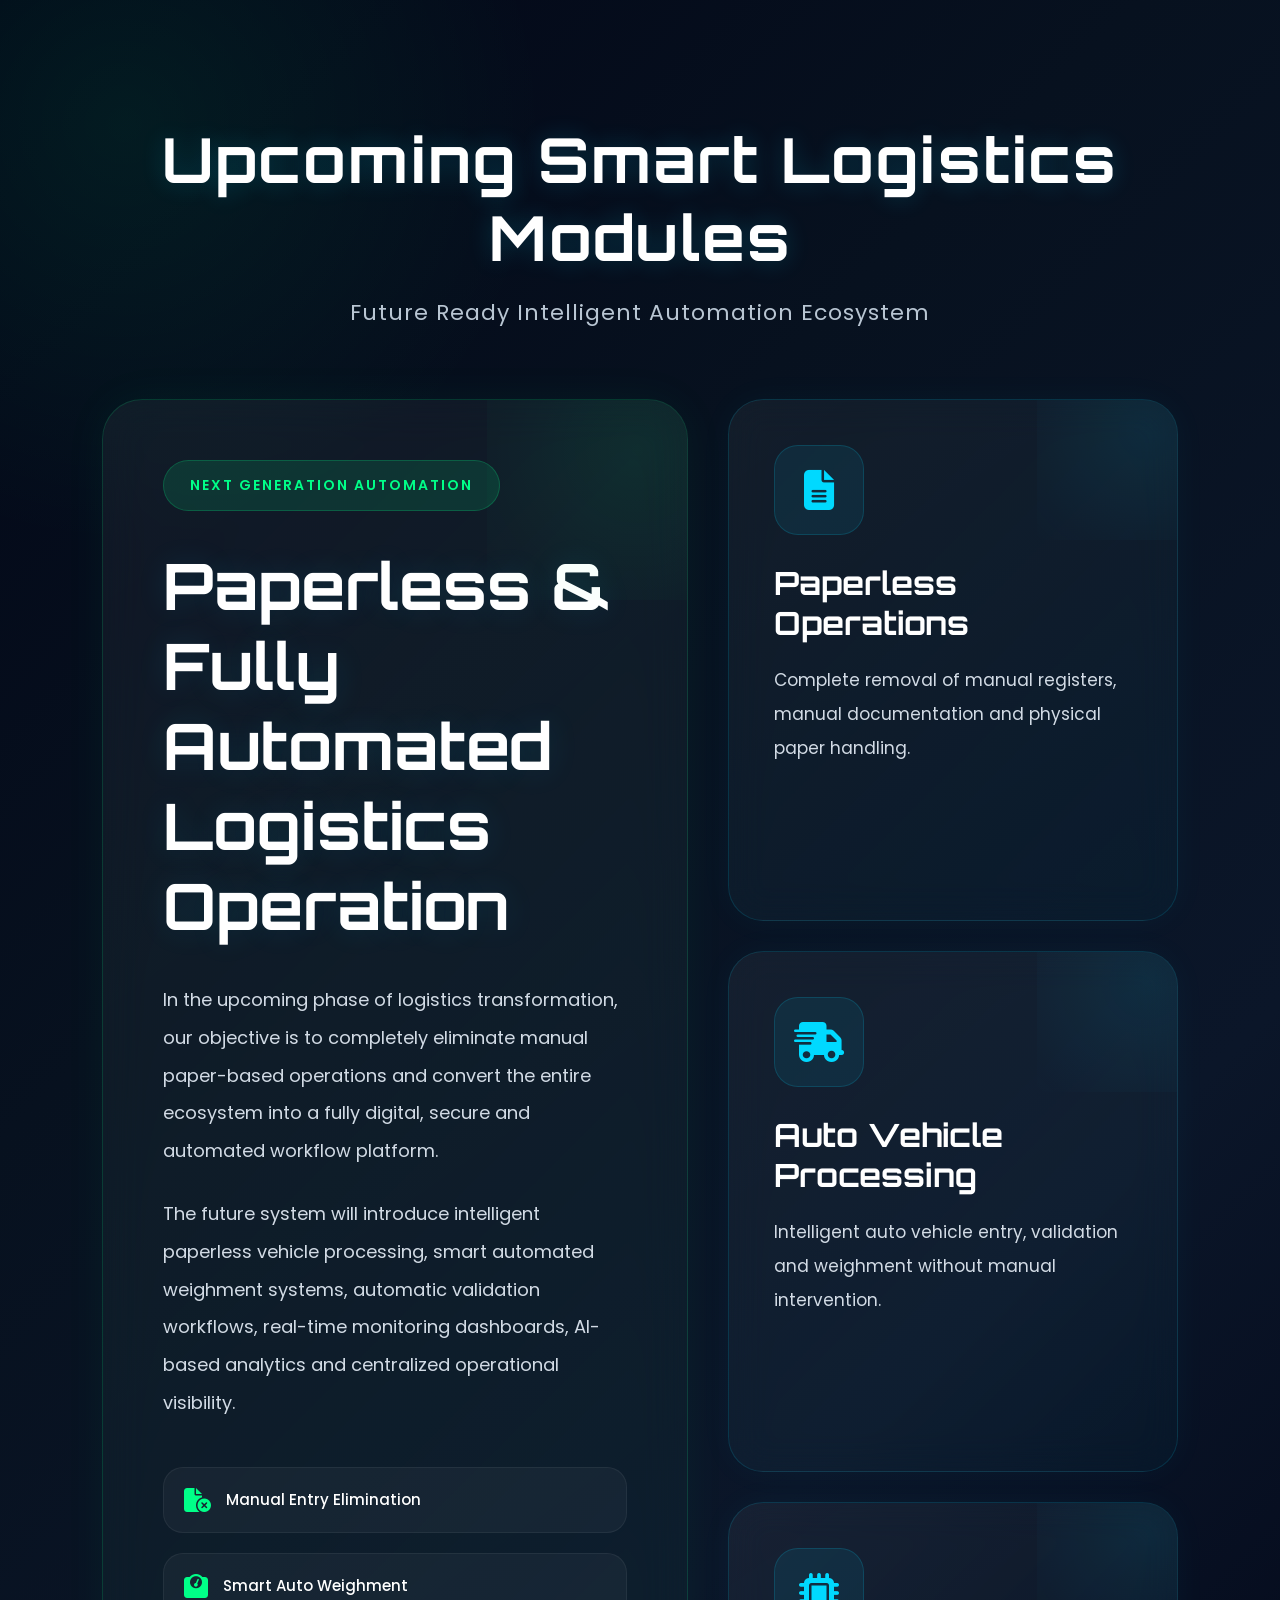
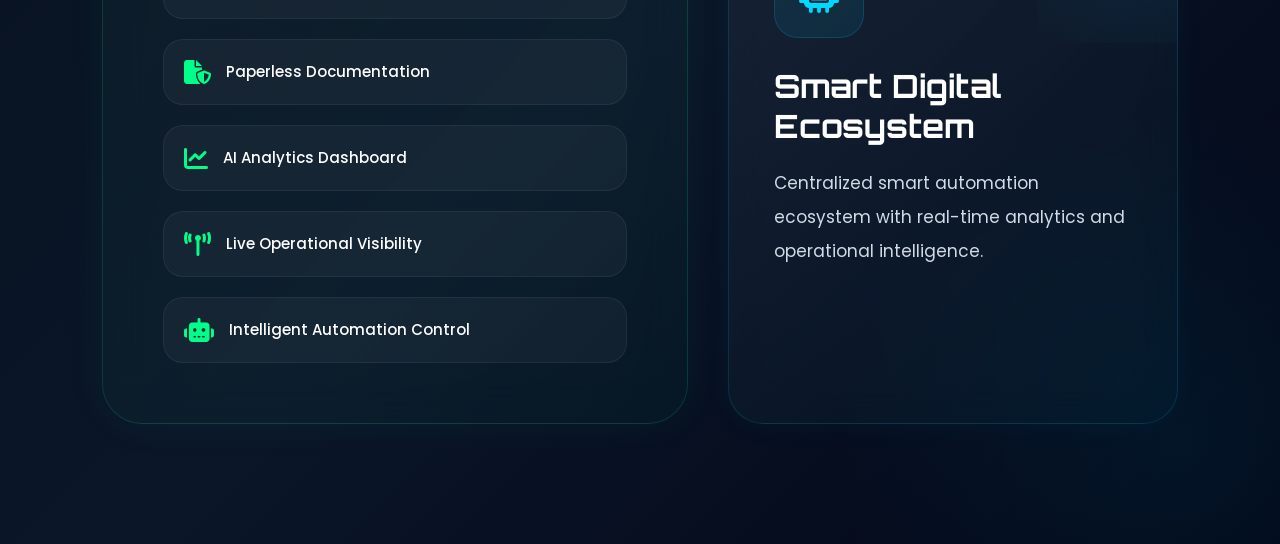
<file: upcoming_project.html>
<!DOCTYPE html>
<html lang="en">

<head>

    <!-- ========================================= -->
    <!-- META -->
    <!-- ========================================= -->

    <meta charset="UTF-8">

    <meta name="viewport"
        content="width=device-width, initial-scale=1.0">

    <!-- ========================================= -->
    <!-- TITLE -->
    <!-- ========================================= -->

    <title>

        Upcoming Smart Logistics Modules

    </title>

    <!-- ========================================= -->
    <!-- CSS -->
    <!-- ========================================= -->

    <link rel="stylesheet"
        href="statics/css/upcoming_project.css">

    <!-- ========================================= -->
    <!-- GOOGLE FONT -->
    <!-- ========================================= -->

    <link rel="preconnect"
        href="https://fonts.googleapis.com">

    <link rel="preconnect"
        href="https://fonts.gstatic.com"
        crossorigin>

    <link href="https://fonts.googleapis.com/css2?family=Orbitron:wght@400;500;600;700&family=Poppins:wght@300;400;500;600&display=swap"
        rel="stylesheet">

    <!-- ========================================= -->
    <!-- FONT AWESOME -->
    <!-- ========================================= -->

    <link rel="stylesheet"
        href="https://cdnjs.cloudflare.com/ajax/libs/font-awesome/6.5.2/css/all.min.css"/>

    <!-- ========================================= -->
    <!-- AOS -->
    <!-- ========================================= -->

    <link href="https://unpkg.com/aos@2.3.4/dist/aos.css"
        rel="stylesheet"/>

</head>

<body>

    <!-- ========================================= -->
    <!-- UPCOMING SMART MODULE -->
    <!-- ========================================= -->

    <section class="future-module-section">

        <!-- BG EFFECT -->

        <div class="future-glow"></div>

        <!-- TITLE -->

        <div class="section-title"
            data-aos="fade-up">

            <h2>

                Upcoming Smart Logistics Modules

            </h2>

            <p>

                Future Ready Intelligent Automation Ecosystem

            </p>

        </div>

        <!-- MAIN CARD -->

        <div class="future-main-card"
            data-aos="zoom-in">

            <!-- LEFT -->

            <div class="future-left">

                <div class="future-badge">

                    NEXT GENERATION AUTOMATION

                </div>

                <h1>

                    Paperless &
                    Fully Automated
                    Logistics Operation

                </h1>

                <p>

                    In the upcoming phase of logistics transformation,
                    our objective is to completely eliminate
                    manual paper-based operations and convert
                    the entire ecosystem into a fully digital,
                    secure and automated workflow platform.

                </p>

                <p>

                    The future system will introduce
                    intelligent paperless vehicle processing,
                    smart automated weighment systems,
                    automatic validation workflows,
                    real-time monitoring dashboards,
                    AI-based analytics and
                    centralized operational visibility.

                </p>

                <!-- FEATURES -->

                <div class="future-features">

                    <div class="future-feature">

                        <i class="fa-solid fa-file-circle-xmark"></i>

                        <span>

                            Manual Entry Elimination

                        </span>

                    </div>

                    <div class="future-feature">

                        <i class="fa-solid fa-weight-scale"></i>

                        <span>

                            Smart Auto Weighment

                        </span>

                    </div>

                    <div class="future-feature">

                        <i class="fa-solid fa-file-shield"></i>

                        <span>

                            Paperless Documentation

                        </span>

                    </div>

                    <div class="future-feature">

                        <i class="fa-solid fa-chart-line"></i>

                        <span>

                            AI Analytics Dashboard

                        </span>

                    </div>

                    <div class="future-feature">

                        <i class="fa-solid fa-tower-broadcast"></i>

                        <span>

                            Live Operational Visibility

                        </span>

                    </div>

                    <div class="future-feature">

                        <i class="fa-solid fa-robot"></i>

                        <span>

                            Intelligent Automation Control

                        </span>

                    </div>

                </div>

            </div>

            <!-- RIGHT -->

            <div class="future-right">

                <!-- TOP CARD -->

                <div class="future-info-card">

                    <div class="future-icon">

                        <i class="fa-solid fa-file-lines"></i>

                    </div>

                    <h3>

                        Paperless Operations

                    </h3>

                    <p>

                        Complete removal of
                        manual registers,
                        manual documentation
                        and physical paper handling.

                    </p>

                </div>

                <!-- MIDDLE CARD -->

                <div class="future-info-card">

                    <div class="future-icon">

                        <i class="fa-solid fa-truck-fast"></i>

                    </div>

                    <h3>

                        Auto Vehicle Processing

                    </h3>

                    <p>

                        Intelligent auto vehicle entry,
                        validation and weighment
                        without manual intervention.

                    </p>

                </div>

                <!-- BOTTOM CARD -->

                <div class="future-info-card">

                    <div class="future-icon">

                        <i class="fa-solid fa-microchip"></i>

                    </div>

                    <h3>

                        Smart Digital Ecosystem

                    </h3>

                    <p>

                        Centralized smart automation
                        ecosystem with real-time
                        analytics and operational intelligence.

                    </p>

                </div>

            </div>

        </div>

    </section>

    <!-- ========================================= -->
    <!-- AOS SCRIPT -->
    <!-- ========================================= -->

    <script src="https://unpkg.com/aos@2.3.4/dist/aos.js"></script>

    <script>

        AOS.init({

            duration:1200,
            once:true

        });

    </script>

</body>

</html>
</file>
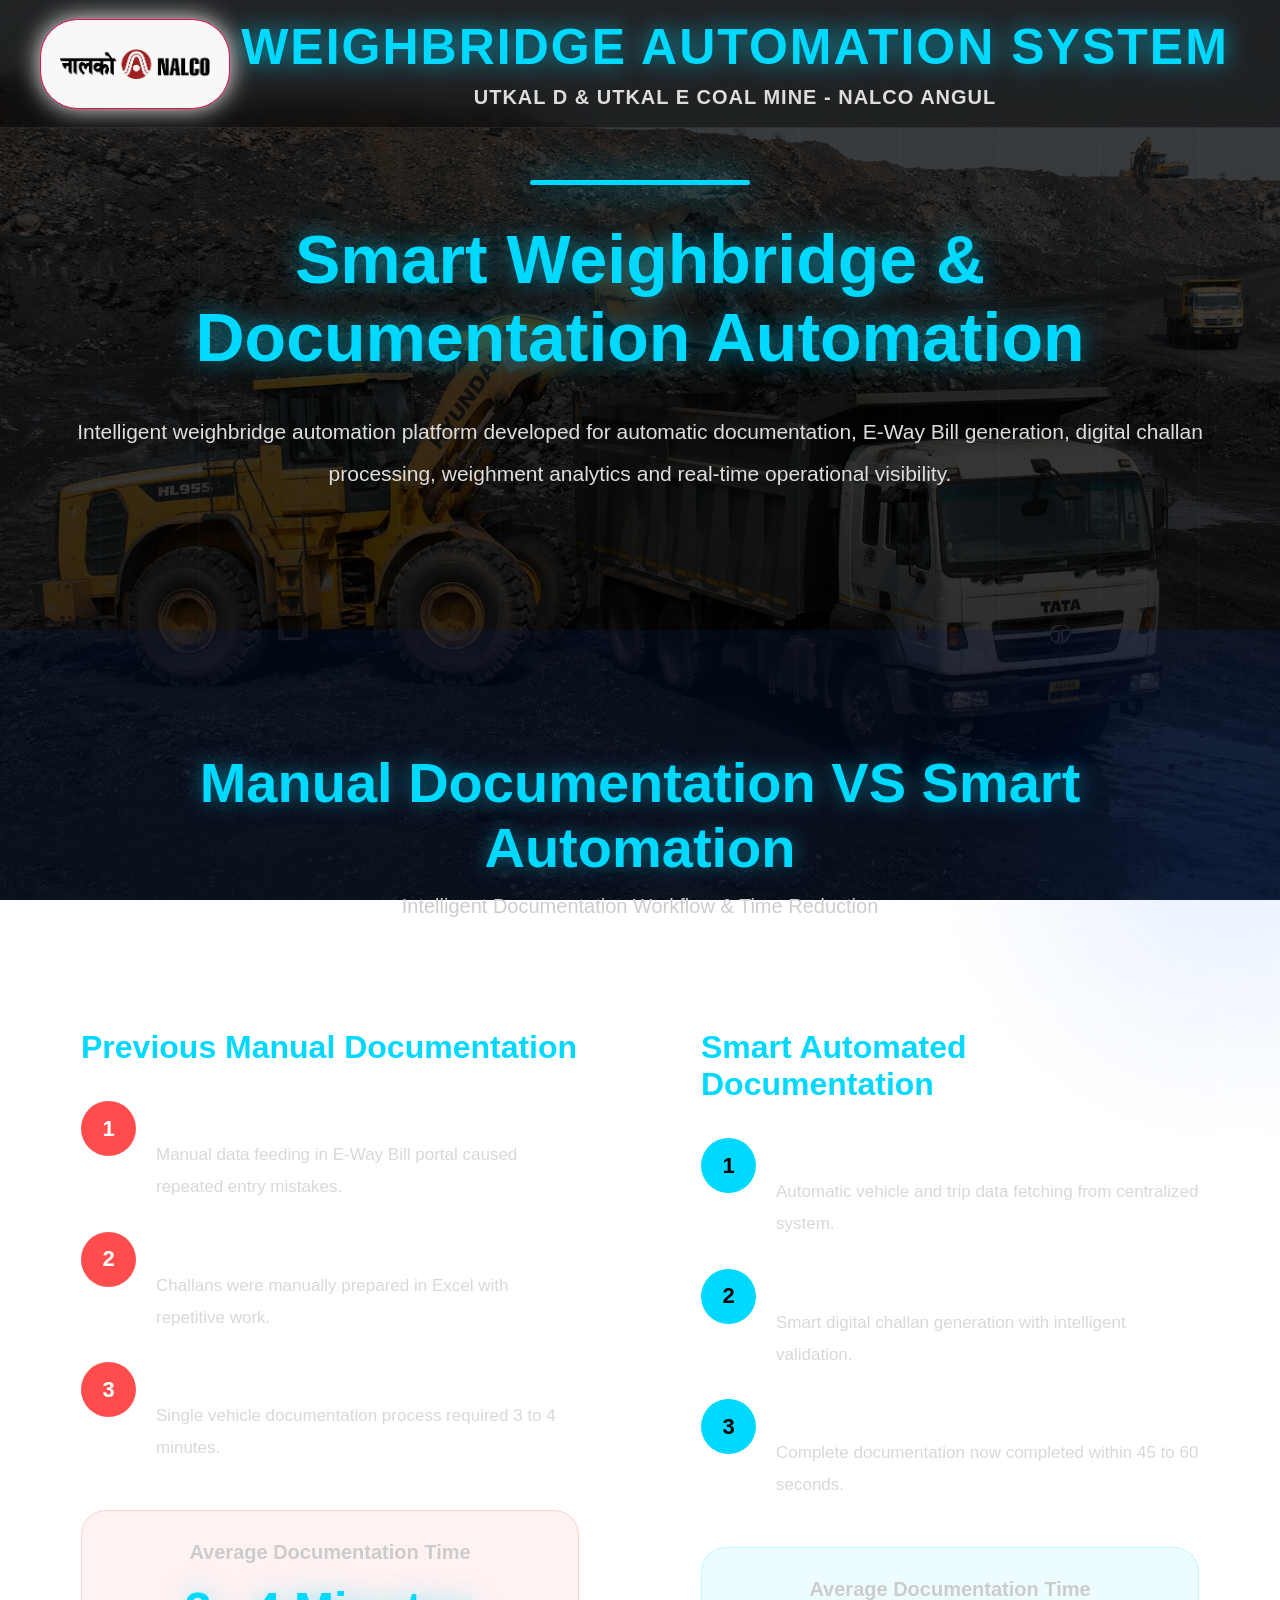
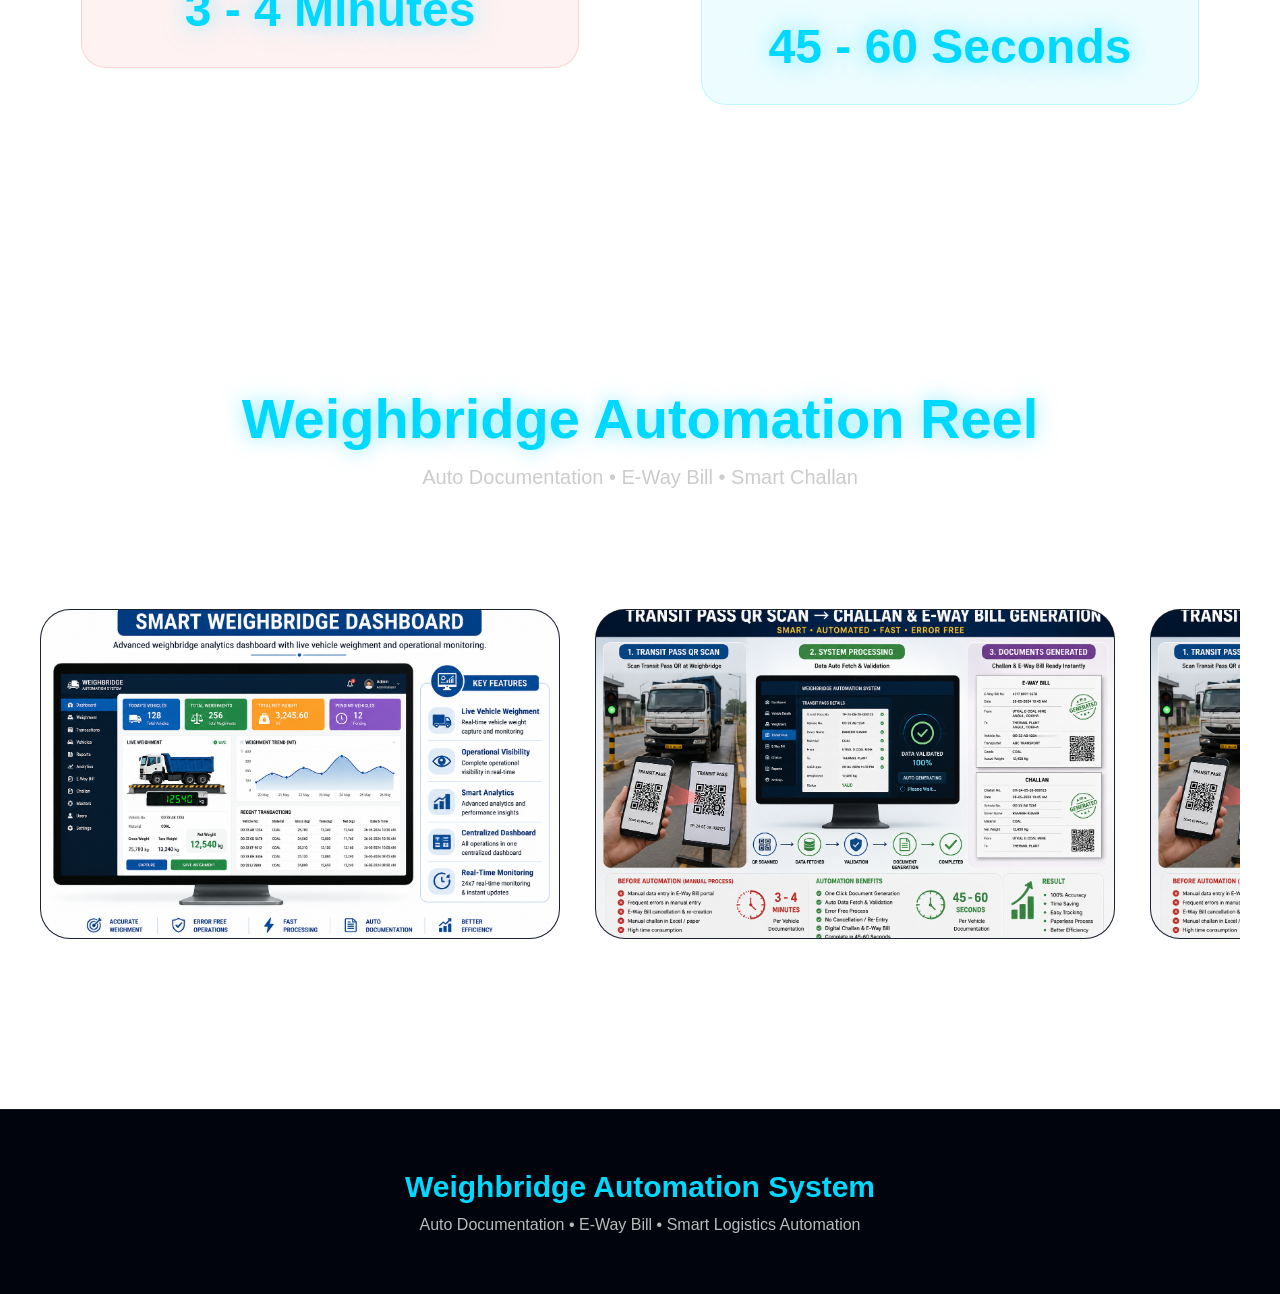
<file: weighbridge_operation.html>
<!DOCTYPE html>
<html lang="en">

<head>

    <meta charset="UTF-8">

    <meta name="viewport"
        content="width=device-width, initial-scale=1.0">

    <title>
        Weighbridge Automation System
    </title>

    <!-- CSS -->

    <link rel="stylesheet"
        href="statics/css/style.css">

    <!-- AOS -->

    <link href="https://unpkg.com/aos@2.3.4/dist/aos.css"
        rel="stylesheet">

</head>

<body>

    <!-- HEADER -->

    <header class="topbar">

        <div class="logo-box">

            <div class="logo-bg">

                <img src="statics/images/nalco-logo.png">

            </div>

        </div>

        <div class="title-box">

            <h1>
                WEIGHBRIDGE AUTOMATION SYSTEM
            </h1>

            <h2>
                UTKAL D & UTKAL E COAL MINE - NALCO  ANGUL
            </h2>

        </div>

    </header>

    <!-- HERO -->

    <section class="hero small-hero">

        <div class="hero-content"
            data-aos="zoom-in">

            <div class="glow-line"></div>

            <h3>
                Smart Weighbridge & Documentation Automation
            </h3>

            <p>
                Intelligent weighbridge automation platform
                developed for automatic documentation,
                E-Way Bill generation, digital challan processing,
                weighment analytics and real-time operational visibility.
            </p>

        </div>

    </section>

    <!-- COMPARISON -->

    <section class="comparison-section">

        <div class="section-title"
            data-aos="fade-up">

            <h2>
                Manual Documentation VS Smart Automation
            </h2>

            <p>
                Intelligent Documentation Workflow & Time Reduction
            </p>

        </div>

        <div class="comparison-grid">

            <!-- MANUAL -->

            <div class="comparison-card manual-card">

                <div class="comparison-header">

                    <h3>
                        Previous Manual Documentation
                    </h3>

                </div>

                <div class="comparison-list">

                    <div class="compare-item">

                        <div class="compare-number">
                            1
                        </div>

                        <div class="compare-text">

                            <h4>
                                Manual E-Way Bill Portal Entry
                            </h4>

                            <p>
                                Manual data feeding in E-Way Bill portal
                                caused repeated entry mistakes.
                            </p>

                        </div>

                    </div>

                    <div class="compare-item">

                        <div class="compare-number">
                            2
                        </div>

                        <div class="compare-text">

                            <h4>
                                Excel Based Challan Creation
                            </h4>

                            <p>
                                Challans were manually prepared
                                in Excel with repetitive work.
                            </p>

                        </div>

                    </div>

                    <div class="compare-item">

                        <div class="compare-number">
                            3
                        </div>

                        <div class="compare-text">

                            <h4>
                                Documentation Delays
                            </h4>

                            <p>
                                Single vehicle documentation process
                                required 3 to 4 minutes.
                            </p>

                        </div>

                    </div>

                </div>

                <div class="time-box old-time">

                    <h4>
                        Average Documentation Time
                    </h4>

                    <h2>
                        3 - 4 Minutes
                    </h2>

                </div>

            </div>

            <!-- AUTO -->

            <div class="comparison-card auto-card">

                <div class="comparison-header">

                    <h3>
                        Smart Automated Documentation
                    </h3>

                </div>

                <div class="comparison-list">

                    <div class="compare-item">

                        <div class="compare-number auto-number">
                            1
                        </div>

                        <div class="compare-text">

                            <h4>
                                One Click E-Way Bill Generation
                            </h4>

                            <p>
                                Automatic vehicle and trip
                                data fetching from centralized system.
                            </p>

                        </div>

                    </div>

                    <div class="compare-item">

                        <div class="compare-number auto-number">
                            2
                        </div>

                        <div class="compare-text">

                            <h4>
                                Automatic Challan Generation
                            </h4>

                            <p>
                                Smart digital challan generation
                                with intelligent validation.
                            </p>

                        </div>

                    </div>

                    <div class="compare-item">

                        <div class="compare-number auto-number">
                            3
                        </div>

                        <div class="compare-text">

                            <h4>
                                Ultra Fast Smart Processing
                            </h4>

                            <p>
                                Complete documentation now
                                completed within 45 to 60 seconds.
                            </p>

                        </div>

                    </div>

                </div>

                <div class="time-box new-time">

                    <h4>
                        Average Documentation Time
                    </h4>

                    <h2>
                        45 - 60 Seconds
                    </h2>

                </div>

            </div>

        </div>

    </section>

    <!-- REEL -->

    <section class="project-section">

        <div class="section-title">

            <h2>
                Weighbridge Automation Reel
            </h2>

            <p>
                Auto Documentation • E-Way Bill • Smart Challan
            </p>

        </div>

        <!-- CINEMA REEL -->

        <div class="cinema-reel">

            <div class="reel-track">

                <!-- CARD 1 -->

                <div class="reel-item"

                    data-title="Smart Weighbridge Dashboard"

                    data-desc="Advanced weighbridge analytics dashboard with live vehicle weighment and operational monitoring."

                    data-extra="
                    • Live Vehicle Weighment<br>
                    • Operational Visibility<br>
                    • Smart Analytics<br>
                    • Centralized Dashboard<br>
                    • Real-Time Monitoring">

                    <img
                        src="statics/project_images/weighbridge/smart_weigh.png"
                        class="reel-image">

                </div>

                <!-- CARD 2 -->

                <div class="reel-item"

                    data-title="Auto E-Way Bill Generation"

                    data-desc="Automatic E-Way Bill generation with QR scan based intelligent document creation."

                    data-extra="
                    • QR Scan Automation<br>
                    • Instant E-Way Bill<br>
                    • Auto Vehicle Data Fetch<br>
                    • Smart Validation<br>
                    • Error Free Documentation">

                    <img
                        src="statics/project_images/weighbridge/auto_doc.png"
                        class="reel-image">

                </div>

                <!-- CARD 3 -->

                <div class="reel-item"

                    data-title="Digital Challan Automation"

                    data-desc="Automatic digital challan generation using smart transit pass integration."

                    data-extra="
                    • Auto Challan Creation<br>
                    • Smart Trip Validation<br>
                    • Transit Pass Integration<br>
                    • Digital Logistics Records<br>
                    • One Click Processing">

                    <img
                        src="statics/project_images/weighbridge/auto_doc.png"
                        class="reel-image">

                </div>

                <!-- CARD 4 -->

                <div class="reel-item"

                    data-title="Documentation Analytics"

                    data-desc="Centralized operational dashboard for documentation analytics and automation monitoring."

                    data-extra="
                    • Documentation Reports<br>
                    • Live Analytics<br>
                    • Automation Status<br>
                    • Vehicle Processing Summary<br>
                    • Operational Insights">

                    <img
                        src="statics/project_images/weighbridge/Documentation_Analytics.png"
                        class="reel-image">

                </div>

            </div>

        </div>

    </section>

    <!-- ADVANCED MODAL -->

    <div class="advanced-modal"
        id="advancedModal">

        <div class="advanced-modal-box">

            <span class="advanced-close"
                id="advancedClose">

                &times;

            </span>

            <!-- IMAGE -->

            <div class="advanced-image-side">

                <img id="advancedImage">

            </div>

            <!-- DETAILS -->

            <div class="advanced-content-side">

                <h2 id="advancedTitle"></h2>

                <p id="advancedDesc"></p>

                <div id="advancedExtra"
                    class="advanced-extra">

                </div>

            </div>

        </div>

    </div>

    <!-- FOOTER -->

    <footer class="footer">

        <h3>
            Weighbridge Automation System
        </h3>

        <p>
            Auto Documentation • E-Way Bill • Smart Logistics Automation
        </p>

    </footer>

    <!-- AOS -->

    <script src="https://unpkg.com/aos@2.3.4/dist/aos.js"></script>

    <script>

        AOS.init({

            duration: 1400

        });

        // MODAL

        const reelTrack =
            document.querySelector(".reel-track");

        const modal =
            document.getElementById("advancedModal");

        const modalImage =
            document.getElementById("advancedImage");

        const modalTitle =
            document.getElementById("advancedTitle");

        const modalDesc =
            document.getElementById("advancedDesc");

        const modalExtra =
            document.getElementById("advancedExtra");

        const closeBtn =
            document.getElementById("advancedClose");

        // CLICK

        document.querySelectorAll(".reel-item")
        .forEach(item => {

            item.addEventListener("click", () => {

                reelTrack.style.animationPlayState = "paused";

                modalImage.src =
                    item.querySelector("img").src;

                modalTitle.innerHTML =
                    item.dataset.title;

                modalDesc.innerHTML =
                    item.dataset.desc;

                modalExtra.innerHTML =
                    item.dataset.extra;

                modal.style.display = "flex";

                setTimeout(() => {

                    modal.classList.add("show-advanced");

                }, 10);

            });

        });

        // CLOSE

        closeBtn.onclick = closeModal;

        modal.onclick = (e) => {

            if(e.target === modal){

                closeModal();

            }

        }

        function closeModal(){

            modal.classList.remove("show-advanced");

            setTimeout(()=>{

                modal.style.display = "none";

                reelTrack.style.animationPlayState = "running";

            },300);

        }

    </script>

</body>

</html>
</file>
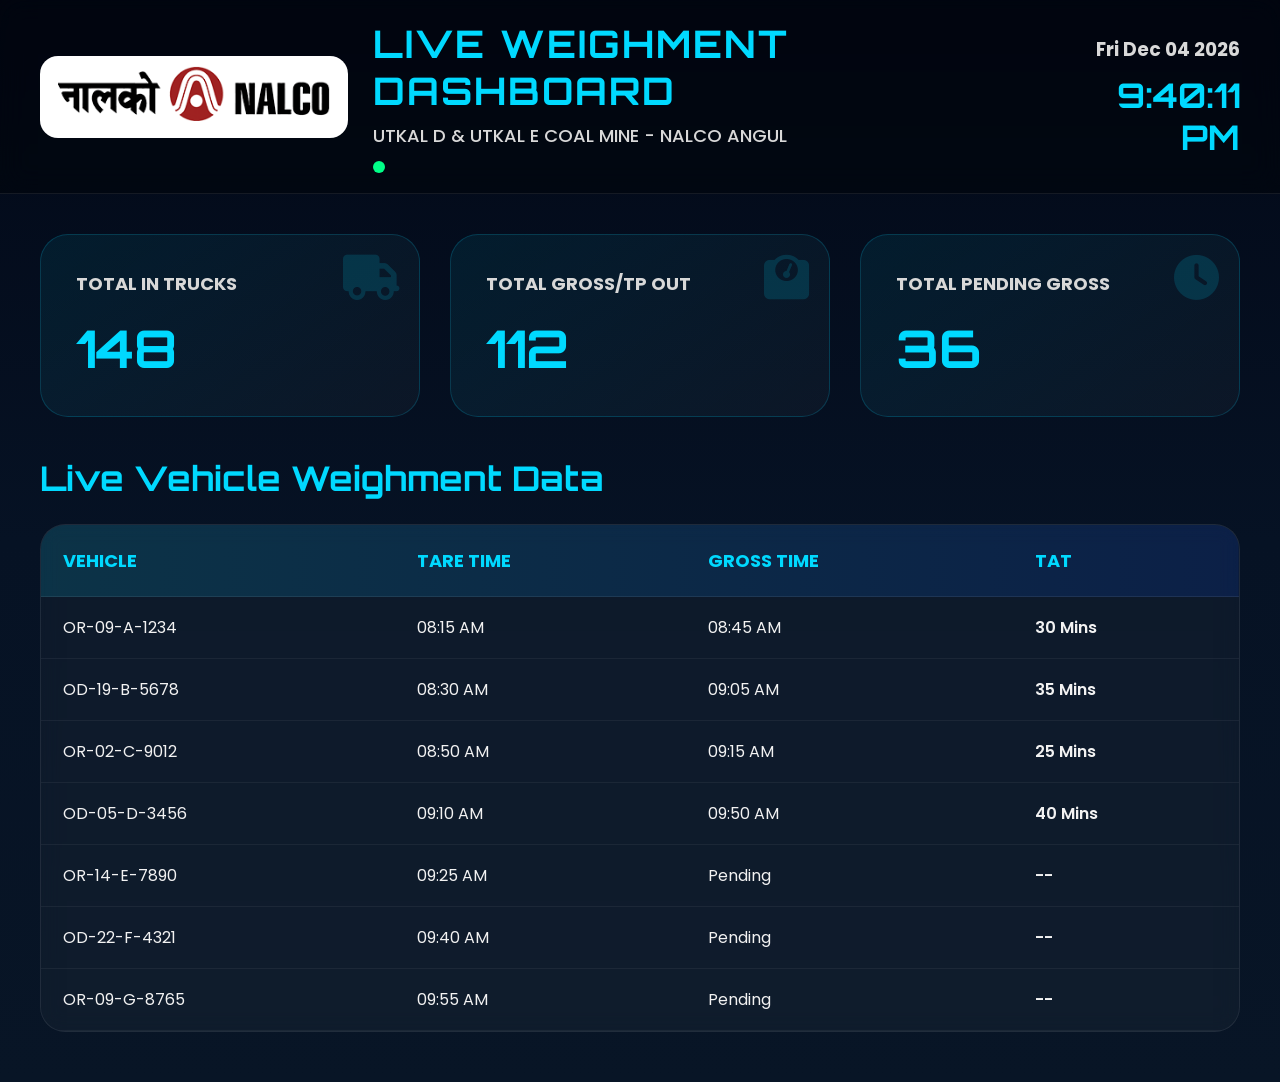
<file: weighment_dashboard.html>
<!DOCTYPE html>
<html lang="en">

<head>

    <meta charset="UTF-8">

    <meta name="viewport"
        content="width=device-width, initial-scale=1.0">

    <title>
        Live Weighment Dashboard
    </title>

    <!-- CSS -->

    <link rel="stylesheet"
        href="statics/css/weighment_dashboard.css">

    <!-- GOOGLE FONT -->

    <link rel="preconnect"
        href="https://fonts.googleapis.com">

    <link rel="preconnect"
        href="https://fonts.gstatic.com"
        crossorigin>

    <link href="https://fonts.googleapis.com/css2?family=Orbitron:wght@400;600;700&family=Poppins:wght@300;400;500;600&display=swap"
        rel="stylesheet">

    <!-- ICON -->

    <link rel="stylesheet"
        href="https://cdnjs.cloudflare.com/ajax/libs/font-awesome/6.5.2/css/all.min.css"/>

</head>

<body>

    <!-- HEADER -->

    <header class="topbar">

        <div class="top-left">

            <!-- LOGO -->

            <div class="logo-box">

                <img src="statics/images/nalco-logo.png" alt="NALCO Logo">

            </div>

            <!-- TITLE -->

            <div class="title-box">

                <h1>
                    LIVE WEIGHMENT DASHBOARD
                </h1>

                <h2>
                    UTKAL D & UTKAL E COAL MINE - NALCO ANGUL
                </h2>

                <div class="live-indicator">

                    <div class="live-dot"></div>

                </div>

            </div>

        </div>

        <!-- DATE TIME -->

        <div class="datetime-box">

            <h3 id="liveDate"></h3>

            <h1 id="liveTime"></h1>

        </div>

    </header>

    <!-- SUMMARY -->

    <section class="summary-section">

        <!-- TOTAL TRUCKS -->

        <div class="summary-card">

            <i class="fa-solid fa-truck summary-icon"></i>

            <h3>
                TOTAL IN TRUCKS
            </h3>

            <h1 id="totalTrucks">
                0
            </h1>

        </div>

        <!-- GROSS OUT -->

        <div class="summary-card">

            <i class="fa-solid fa-weight-scale summary-icon"></i>

            <h3>
                TOTAL GROSS/TP OUT
            </h3>

            <h1 id="totalGross">
                0
            </h1>

        </div>

        <!-- PENDING -->

        <div class="summary-card">

            <i class="fa-solid fa-clock summary-icon"></i>

            <h3>
                TOTAL PENDING GROSS
            </h3>

            <h1 id="totalPending">
                0
            </h1>

        </div>

    </section>

    <!-- TABLE -->

    <section class="table-section">

        <div class="table-title">

            <h2>
                Live Vehicle Weighment Data
            </h2>

        </div>

        <div class="table-container">

            <table class="dashboard-table">

                <thead>

                    <tr>

                        <th>
                            VEHICLE
                        </th>

                        <th>
                            TARE TIME
                        </th>

                        <th>
                            GROSS TIME
                        </th>

                        <th>
                            TAT
                        </th>

                    </tr>

                </thead>

                <tbody id="tableBody">

                    <!-- LIVE DATA -->

                </tbody>

            </table>

        </div>

    </section>

    <!-- SCRIPT -->

<script>

    // ==========================================
    // DEMO DATA (REPLACING GOOGLE SHEET DATA)
    // ==========================================

    const demoVehiclesData = [
        { vehicle: "OR-09-A-1234", tareTime: "08:15 AM", grossTime: "08:45 AM", tat: "30 Mins" },
        { vehicle: "OD-19-B-5678", tareTime: "08:30 AM", grossTime: "09:05 AM", tat: "35 Mins" },
        { vehicle: "OR-02-C-9012", tareTime: "08:50 AM", grossTime: "09:15 AM", tat: "25 Mins" },
        { vehicle: "OD-05-D-3456", tareTime: "09:10 AM", grossTime: "09:50 AM", tat: "40 Mins" },
        { vehicle: "OR-14-E-7890", tareTime: "09:25 AM", grossTime: "Pending", tat: "--" },
        { vehicle: "OD-22-F-4321", tareTime: "09:40 AM", grossTime: "Pending", tat: "--" },
        { vehicle: "OR-09-G-8765", tareTime: "09:55 AM", grossTime: "Pending", tat: "--" }
    ];

    const demoSummaryData = {
        totalTrucks: 148,
        totalGross: 112,
        totalPending: 36
    };

    // ==========================================
    // LOAD DEMO DATA
    // ==========================================

    function loadData(){

        try{

            const tableBody = document.getElementById("tableBody");
            tableBody.innerHTML = "";

            // POPULATE TABLE WITH DEMO DATA

            demoVehiclesData.forEach(item => {

                const tr = document.createElement("tr");

                tr.innerHTML = `
                    <td>${item.vehicle}</td>
                    <td>${item.tareTime}</td>
                    <td>${item.grossTime}</td>
                    <td class="tat-cell">${item.tat}</td>
                `;

                tableBody.appendChild(tr);

            });

            // SET SUMMARY VALUES

            document.getElementById("totalTrucks").innerText = demoSummaryData.totalTrucks;
            document.getElementById("totalGross").innerText = demoSummaryData.totalGross;
            document.getElementById("totalPending").innerText = demoSummaryData.totalPending;

        }

        catch(error){

            console.log("ERROR :", error);

        }

    }

    // ==========================================
    // LIVE CLOCK
    // ==========================================

    function updateClock(){

        const now = new Date();

        document.getElementById("liveDate").innerText = now.toDateString();
        document.getElementById("liveTime").innerText = now.toLocaleTimeString();

    }

    setInterval(updateClock, 1000);
    updateClock();

    // ==========================================
    // FIRST LOAD
    // ==========================================

    loadData();

    // ==========================================
    // AUTO REFRESH (UPDATES DEMO COUNT)
    // ==========================================

    setInterval(()=>{

        loadData();

    }, 5000);

</script>

</body>

</html>
</file>
<file: statics/css/style.css>
*{
    margin:0;
    padding:0;
    box-sizing:border-box;
    font-family:"Segoe UI",sans-serif;
}

html{
    scroll-behavior:smooth;
}

body{

    background:
    linear-gradient(
        rgba(2,8,23,0.80),
        rgba(2,8,23,0.88)
    ),
    url("../images/homepage_bg.png");

    background-size:cover;

    background-position:center;

    background-repeat:no-repeat;

    background-attachment:fixed;

    color:white;

    overflow-x:hidden;

    position:relative;
}

/* ========================= */
/* ANIMATED BACKGROUND */
/* ========================= */

body::before{

    content:"";

    position:fixed;

    width:700px;
    height:700px;

    background:radial-gradient(circle,#00d9ff22 0%,transparent 70%);

    top:-200px;
    left:-200px;

    animation:moveGlow 12s linear infinite;

    z-index:-1;
}

body::after{

    content:"";

    position:fixed;

    width:600px;
    height:600px;

    background:radial-gradient(circle,#0066ff18 0%,transparent 70%);

    bottom:-250px;
    right:-250px;

    animation:moveGlow2 15s linear infinite;

    z-index:-1;
}

@keyframes moveGlow{

    0%{
        transform:translate(0,0);
    }

    50%{
        transform:translate(120px,80px);
    }

    100%{
        transform:translate(0,0);
    }

}

@keyframes moveGlow2{

    0%{
        transform:translate(0,0);
    }

    50%{
        transform:translate(-120px,-80px);
    }

    100%{
        transform:translate(0,0);
    }

}

/* ========================= */
/* SCROLLBAR */
/* ========================= */

::-webkit-scrollbar{
    width:8px;
}

::-webkit-scrollbar-thumb{
    background:#00d9ff;
    border-radius:20px;
}

/* ========================= */
/* HEADER */
/* ========================= */

.topbar{

    width:100%;

    position:fixed;

    top:0;
    left:0;

    z-index:999;

    display:flex;

    align-items:center;

    justify-content:space-between;

    padding:18px 40px;

    background:rgba(0,0,0,0.45);

    backdrop-filter:blur(14px);

    border-bottom:1px solid rgba(255,255,255,0.08);
}

/* ========================= */
/* LOGO */
/* ========================= */

.logo-bg{

    background:rgb(249, 248, 248);

    padding:18px;

    border-radius:38px;

    width:190px;

    height:90px;

    display:flex;

    align-items:center;

    justify-content:center;

    border:1px solid rgb(237, 13, 69);

    box-shadow:
    0 0 25px rgb(249, 250, 250);

    backdrop-filter:blur(10px);
}

.logo-bg img{

    width:150px;

    height:auto;

    display:block;

    object-fit:contain;
}

/* ========================= */
/* TITLE */
/* ========================= */

.title-box{

    flex:1;

    text-align:center;
}

.title-box h1{

    font-size:50px;

    color:#00d9ff;

    letter-spacing:2px;

    text-shadow:0 0 25px rgba(0,217,255,0.7);

    animation:glowText 2s ease-in-out infinite alternate;
}

.title-box h2{

    margin-top:10px;

    font-size:20px;

    color:#dddddd;

    letter-spacing:1px;
}

.title-box h3{

    margin-top:10px;

    font-size:15px;

    color:#dddddd;

    letter-spacing:1px;
}

@keyframes glowText{

    from{
        text-shadow:0 0 10px #00d9ff;
    }

    to{
        text-shadow:0 0 30px #00d9ff;
    }

}

/* ========================= */
/* HERO */
/* ========================= */

.hero{

    min-height:100vh;

    display:flex;

    align-items:center;

    justify-content:center;

    padding:170px 60px 100px;

    position:relative;

    overflow:hidden;

    background:
    linear-gradient(
        rgba(0,0,0,0.72),
        rgba(0,0,0,0.84)
    ),
    url("../images/homepage_bg.png");

    background-size:cover;

    background-position:center;

    background-repeat:no-repeat;

    background-attachment:fixed;
}

.small-hero{
    min-height:70vh;
}

.hero::before{

    content:"";

    position:absolute;

    width:100%;
    height:100%;

    background:
    repeating-linear-gradient(
        90deg,
        transparent,
        transparent 98px,
        rgba(0,217,255,0.04) 100px
    );

    animation:gridMove 12s linear infinite;
}

@keyframes gridMove{

    from{
        transform:translateX(0);
    }

    to{
        transform:translateX(100px);
    }

}

.hero-content{

    max-width:1200px;

    text-align:center;

    position:relative;

    z-index:2;
}

.glow-line{

    width:220px;

    height:5px;

    margin:auto;

    margin-bottom:35px;

    border-radius:20px;

    background:#00d9ff;

    box-shadow:0 0 35px #00d9ff;
}

.hero-content h3{

    font-size:68px;

    margin-bottom:35px;

    color:#00d9ff;

    text-shadow:0 0 25px rgba(0,217,255,0.6);
}

.hero-content p{

    font-size:21px;

    line-height:2;

    color:#dddddd;

    margin-bottom:25px;
}

/* ========================= */
/* CURRENT PROJECT */
/* ========================= */

.current-project-box{

    margin-top:50px;

    padding:40px;

    border-radius:28px;

    background:rgba(255,255,255,0.05);

    border:1px solid rgba(0,217,255,0.2);

    backdrop-filter:blur(12px);

    box-shadow:0 0 40px rgba(0,217,255,0.08);
}

.current-project-box h4{

    color:#00d9ff;

    font-size:34px;

    margin-bottom:18px;
}

.current-project-box p{

    font-size:18px;

    color:#d8d8d8;
}

/* ========================= */
/* SECTION */
/* ========================= */

.project-section{

    padding:120px 40px;
}

.section-title{

    text-align:center;

    margin-bottom:70px;
}

.section-title h2{

    font-size:56px;

    color:#00d9ff;

    text-shadow:0 0 20px rgba(0,217,255,0.5);
}

.section-title p{

    margin-top:15px;

    font-size:20px;

    color:#cccccc;
}

/* ========================= */
/* GRID */
/* ========================= */

.project-grid{

    display:grid;

    grid-template-columns:repeat(auto-fit,minmax(360px,1fr));

    gap:40px;
}

/* ========================= */
/* MAIN CARD */
/* ========================= */

.project-main-card{

    text-decoration:none;

    overflow:hidden;

    border-radius:32px;

    background:rgba(255,255,255,0.05);

    border:1px solid rgba(255,255,255,0.08);

    backdrop-filter:blur(14px);

    transition:0.5s;

    position:relative;
}

.project-main-card:hover{

    transform:translateY(-14px) scale(1.02);

    box-shadow:0 0 40px rgba(0,217,255,0.2);
}

/* ========================= */
/* IMAGE */
/* ========================= */

.project-image{

    overflow:hidden;

    height:300px;

    background:#09101d;
}

.project-image img{

    width:100%;

    height:100%;

    object-fit:contain;

    transition:0.6s;
}

.project-main-card:hover img{

    transform:scale(1.06);
}

/* ========================= */
/* INFO */
/* ========================= */

.project-info{

    padding:30px;
}

.project-info h3{

    font-size:30px;

    color:#00d9ff;

    margin-bottom:18px;
}

.project-info p{

    font-size:17px;

    line-height:1.9;

    color:#d5d5d5;
}

.project-info span{

    display:inline-block;

    margin-top:24px;

    color:#00d9ff;

    font-weight:700;

    font-size:17px;
}

/* ========================= */
/* SWIPER */
/* ========================= */

.swiper{

    width:100%;

    padding-top:40px;

    padding-bottom:80px;

    overflow:hidden;
}

.swiper-slide{

    display:flex;

    justify-content:center;

    height:auto;
}

/* ========================= */
/* PROJECT CARD */
/* ========================= */

.project-card{

    width:100%;

    max-width:430px;

    min-height:640px;

    overflow:hidden;

    border-radius:30px;

    background:rgba(255,255,255,0.05);

    border:1px solid rgba(255,255,255,0.08);

    backdrop-filter:blur(12px);

    transition:0.5s;

    display:flex;

    flex-direction:column;
}

.project-card:hover{

    transform:translateY(-12px);

    box-shadow:0 0 40px rgba(0,217,255,0.18);
}

/* ========================= */
/* IMAGE BOX */
/* ========================= */

.image-box{

    width:100%;

    height:390px;

    background:#09101d;

    display:flex;

    align-items:center;

    justify-content:center;

    padding:12px;

    overflow:hidden;
}

.image-box img{

    width:100%;

    height:100%;

    object-fit:contain;

    transition:0.6s;
}

.project-card:hover img{

    transform:scale(1.04);
}

/* ========================= */
/* CONTENT */
/* ========================= */

.project-content{

    padding:30px;

    flex:1;
}

.project-content h3{

    font-size:30px;

    color:#00d9ff;

    margin-bottom:18px;
}

.project-content p{

    font-size:17px;

    line-height:1.9;

    color:#d5d5d5;
}

/* ========================= */
/* MODAL */
/* ========================= */

.modal{

    display:none;

    position:fixed;

    z-index:99999;

    left:0;

    top:0;

    width:100%;

    height:100%;

    background:rgba(0,0,0,0.94);

    justify-content:center;

    align-items:center;
}

.modal-content{

    max-width:92%;

    max-height:92%;

    border-radius:20px;

    animation:zoomIn 0.4s ease;
}

@keyframes zoomIn{

    from{
        transform:scale(0.7);
        opacity:0;
    }

    to{
        transform:scale(1);
        opacity:1;
    }

}

.close-btn{

    position:absolute;

    top:30px;

    right:40px;

    font-size:60px;

    color:white;

    cursor:pointer;

    transition:0.4s;
}

.close-btn:hover{

    color:#00d9ff;

    transform:rotate(90deg);
}

/* ========================= */
/* FOOTER */
/* ========================= */

.footer{

    padding:60px 20px;

    text-align:center;

    border-top:1px solid rgba(255,255,255,0.08);

    background:#02040d;
}

.footer h3{

    color:#00d9ff;

    margin-bottom:12px;

    font-size:30px;
}

.footer p{

    margin-top:10px;

    color:#bbbbbb;
}

/* ========================= */
/* RESPONSIVE */
/* ========================= */

@media(max-width:1000px){

    .topbar{
        flex-direction:column;
    }

    .title-box h1{
        font-size:28px;
    }

    .hero-content h3{
        font-size:44px;
    }

    .hero-content p{
        font-size:17px;
    }

    .section-title h2{
        font-size:40px;
    }

}

@media(max-width:768px){

    .hero{
        padding:180px 20px 90px;
    }

    .project-card{
        min-height:auto;
    }

    .image-box{
        height:260px;
    }

    .project-info h3,
    .project-content h3{
        font-size:24px;
    }

    .project-grid{
        grid-template-columns:1fr;
    }

}
/* ========================= */
/* COMPARISON SECTION */
/* ========================= */

.comparison-section{

    padding:120px 40px;
}

/* GRID */

.comparison-grid{

    display:grid;

    grid-template-columns:repeat(auto-fit,minmax(420px,1fr));

    gap:40px;

    margin-top:60px;
}

/* CARD */

.comparison-card{

    background:rgba(255,255,255,0.05);

    border:1px solid rgba(255,255,255,0.08);

    border-radius:32px;

    padding:40px;

    backdrop-filter:blur(14px);

    transition:0.4s;

    position:relative;

    overflow:hidden;
}

.comparison-card:hover{

    transform:translateY(-10px);

    box-shadow:0 0 40px rgba(0,217,255,0.12);
}

/* HEADER */

.comparison-header{

    display:flex;

    justify-content:space-between;

    align-items:center;

    gap:20px;

    margin-bottom:35px;
}

.comparison-header h3{

    font-size:32px;

    color:#00d9ff;
}

/* BADGE */

.status-badge{

    padding:10px 18px;

    border-radius:30px;

    font-size:14px;

    font-weight:700;
}

.manual-badge{

    background:#ff4d4d22;

    color:#ff6b6b;

    border:1px solid #ff4d4d55;
}

.auto-badge{

    background:#00d9ff22;

    color:#00d9ff;

    border:1px solid #00d9ff55;
}

/* LIST */

.comparison-list{

    display:flex;

    flex-direction:column;

    gap:28px;
}

/* ITEM */

.compare-item{

    display:flex;

    gap:20px;

    align-items:flex-start;
}

/* NUMBER */

.compare-number{

    min-width:55px;

    height:55px;

    border-radius:50%;

    background:#ff4d4d;

    display:flex;

    justify-content:center;

    align-items:center;

    font-size:22px;

    font-weight:bold;
}

.auto-number{

    background:#00d9ff;

    color:#000;
}

/* TEXT */

.compare-text h4{

    font-size:24px;

    margin-bottom:10px;

    color:white;
}

.compare-text p{

    font-size:17px;

    line-height:1.9;

    color:#d8d8d8;
}

/* TIME BOX */

.time-box{

    margin-top:45px;

    padding:30px;

    border-radius:25px;

    text-align:center;
}

.old-time{

    background:#ff4d4d12;

    border:1px solid #ff4d4d33;
}

.new-time{

    background:#00d9ff12;

    border:1px solid #00d9ff33;
}

.time-box h4{

    font-size:20px;

    margin-bottom:18px;

    color:#cccccc;
}

.time-box h2{

    font-size:48px;

    color:#00d9ff;

    text-shadow:0 0 25px rgba(0,217,255,0.5);
}

/* MOBILE */

@media(max-width:768px){

    .comparison-section{

        padding:90px 20px;
    }

    .comparison-grid{

        grid-template-columns:1fr;
    }

    .comparison-header{

        flex-direction:column;

        align-items:flex-start;
    }

    .comparison-header h3{

        font-size:26px;
    }

    .compare-text h4{

        font-size:20px;
    }

    .time-box h2{

        font-size:36px;
    }

}
/* ========================= */
/* CINEMA REEL */
/* ========================= */

.cinema-reel{

    width:100%;

    overflow:hidden;

    padding:40px 0;
}

.reel-track{

    display:flex;

    gap:35px;

    width:max-content;

    animation:reelMove 40s linear infinite;
}

/* CONTINUOUS */

@keyframes reelMove{

    from{

        transform:translateX(0);

    }

    to{

        transform:translateX(-50%);

    }

}

/* CARD */

.reel-item{

    min-width:520px;

    height:340px;

    border-radius:30px;

    overflow:hidden;

    position:relative;

    cursor:pointer;

    transition:0.4s;

    background:#08101f;

    border:1px solid rgba(255,255,255,0.08);
}

.reel-item:hover{

    transform:scale(1.03);

    box-shadow:0 0 40px rgba(0,217,255,0.25);
}

/* IMAGE */

.reel-image{

    width:100%;

    height:100%;

    object-fit:cover;
}

/* ========================= */
/* ADVANCED MODAL */
/* ========================= */

.advanced-modal{

    position:fixed;

    left:0;
    top:0;

    width:100%;
    height:100%;

    background:rgba(0,0,0,0.94);

    backdrop-filter:blur(12px);

    display:none;

    justify-content:center;

    align-items:center;

    z-index:999999;

    opacity:0;

    transition:0.3s;
}

.show-advanced{

    opacity:1;
}

/* BOX */

.advanced-modal-box{

    width:92%;

    max-width:1500px;

    background:#08101f;

    border-radius:30px;

    overflow:hidden;

    display:grid;

    grid-template-columns:1.2fr 1fr;

    border:1px solid rgba(255,255,255,0.08);

    transform:scale(0.85);

    transition:0.4s;
}

.show-advanced .advanced-modal-box{

    transform:scale(1);
}

/* IMAGE */

.advanced-image-side{

    background:#020817;
}

.advanced-image-side img{

    width:100%;

    height:100%;

    object-fit:contain;
}

/* CONTENT */

.advanced-content-side{

    padding:60px;

    overflow-y:auto;
}

.advanced-content-side h2{

    font-size:48px;

    color:#00d9ff;

    margin-bottom:30px;
}

.advanced-content-side p{

    font-size:21px;

    line-height:2;

    color:#d9d9d9;

    margin-bottom:35px;
}

.advanced-extra{

    font-size:20px;

    line-height:2.2;

    color:#ffffff;
}

/* CLOSE */

.advanced-close{

    position:absolute;

    right:40px;

    top:25px;

    font-size:55px;

    color:white;

    cursor:pointer;

    z-index:999;
}

/* MOBILE */

@media(max-width:1000px){

    .advanced-modal-box{

        grid-template-columns:1fr;
    }

    .advanced-content-side{

        padding:30px;
    }

    .advanced-content-side h2{

        font-size:34px;
    }

    .advanced-content-side p{

        font-size:17px;
    }

    .advanced-extra{

        font-size:17px;
    }

    .reel-item{

        min-width:360px;

        height:240px;
    }

}
/* ========================= */
/* CINEMA REEL */
/* ========================= */

.cinema-reel{

    width:100%;

    overflow:hidden;

    padding:50px 0;
}

.reel-track{

    display:flex;

    gap:35px;

    width:max-content;

    animation:reelMove 55s linear infinite;
}

/* LOOP */

@keyframes reelMove{

    from{

        transform:translateX(0);

    }

    to{

        transform:translateX(-50%);

    }

}

/* CARD */

.reel-item{

    min-width:520px;

    height:330px;

    border-radius:30px;

    overflow:hidden;

    position:relative;

    cursor:pointer;

    transition:0.4s;

    background:#08101f;

    border:1px solid rgba(255,255,255,0.08);
}

.reel-item:hover{

    transform:scale(1.03);

    box-shadow:0 0 40px rgba(0,217,255,0.25);
}

/* IMAGE */

.reel-image{

    width:100%;

    height:100%;

    object-fit:cover;
}

/* ========================= */
/* ADVANCED MODAL */
/* ========================= */

.advanced-modal{

    position:fixed;

    left:0;
    top:0;

    width:100%;
    height:100%;

    background:rgba(0,0,0,0.94);

    backdrop-filter:blur(12px);

    display:none;

    justify-content:center;

    align-items:center;

    z-index:999999;

    opacity:0;

    transition:0.3s;
}

.show-advanced{

    opacity:1;
}

/* BOX */

.advanced-modal-box{

    width:92%;

    max-width:1500px;

    background:#08101f;

    border-radius:30px;

    overflow:hidden;

    display:grid;

    grid-template-columns:1.2fr 1fr;

    border:1px solid rgba(255,255,255,0.08);

    transform:scale(0.85);

    transition:0.4s;
}

.show-advanced .advanced-modal-box{

    transform:scale(1);
}

/* IMAGE */

.advanced-image-side{

    background:#020817;
}

.advanced-image-side img{

    width:100%;

    height:100%;

    object-fit:contain;
}

/* CONTENT */

.advanced-content-side{

    padding:60px;

    overflow-y:auto;
}

.advanced-content-side h2{

    font-size:48px;

    color:#00d9ff;

    margin-bottom:30px;
}

.advanced-content-side p{

    font-size:21px;

    line-height:2;

    color:#d9d9d9;

    margin-bottom:35px;
}

.advanced-extra{

    font-size:20px;

    line-height:2.2;

    color:#ffffff;
}

/* CLOSE */

.advanced-close{

    position:absolute;

    right:40px;

    top:25px;

    font-size:55px;

    color:white;

    cursor:pointer;

    z-index:999;
}

/* MOBILE */

@media(max-width:1000px){

    .advanced-modal-box{

        grid-template-columns:1fr;
    }

    .advanced-content-side{

        padding:30px;
    }

    .advanced-content-side h2{

        font-size:34px;
    }

    .advanced-content-side p{

        font-size:17px;
    }

    .advanced-extra{

        font-size:17px;
    }

    .reel-item{

        min-width:360px;

        height:240px;
    }

}
/* ========================= */
/* CINEMA REEL */
/* ========================= */

.cinema-reel{

    width:100%;

    overflow:hidden;

    padding:50px 0;
}

.reel-track{

    display:flex;

    gap:35px;

    width:max-content;

    animation:reelMove 55s linear infinite;
}

/* LOOP */

@keyframes reelMove{

    from{

        transform:translateX(0);

    }

    to{

        transform:translateX(-50%);

    }

}

/* CARD */

.reel-item{

    min-width:520px;

    height:330px;

    border-radius:30px;

    overflow:hidden;

    position:relative;

    cursor:pointer;

    transition:0.4s;

    background:#08101f;

    border:1px solid rgba(255,255,255,0.08);
}

.reel-item:hover{

    transform:scale(1.03);

    box-shadow:0 0 40px rgba(0,217,255,0.25);
}

/* IMAGE */

.reel-image{

    width:100%;

    height:100%;

    object-fit:cover;
}

/* ========================= */
/* ADVANCED MODAL */
/* ========================= */

.advanced-modal{

    position:fixed;

    left:0;
    top:0;

    width:100%;
    height:100%;

    background:rgba(0,0,0,0.94);

    backdrop-filter:blur(12px);

    display:none;

    justify-content:center;

    align-items:center;

    z-index:999999;

    opacity:0;

    transition:0.3s;
}

.show-advanced{

    opacity:1;
}

/* BOX */

.advanced-modal-box{

    width:92%;

    max-width:1500px;

    background:#08101f;

    border-radius:30px;

    overflow:hidden;

    display:grid;

    grid-template-columns:1.2fr 1fr;

    border:1px solid rgba(255,255,255,0.08);

    transform:scale(0.85);

    transition:0.4s;
}

.show-advanced .advanced-modal-box{

    transform:scale(1);
}

/* IMAGE */

.advanced-image-side{

    background:#020817;
}

.advanced-image-side img{

    width:100%;

    height:100%;

    object-fit:contain;
}

/* CONTENT */

.advanced-content-side{

    padding:60px;

    overflow-y:auto;
}

.advanced-content-side h2{

    font-size:48px;

    color:#00d9ff;

    margin-bottom:30px;
}

.advanced-content-side p{

    font-size:21px;

    line-height:2;

    color:#d9d9d9;

    margin-bottom:35px;
}

.advanced-extra{

    font-size:20px;

    line-height:2.2;

    color:#ffffff;
}

/* CLOSE */

.advanced-close{

    position:absolute;

    right:40px;

    top:25px;

    font-size:55px;

    color:white;

    cursor:pointer;

    z-index:999;
}

/* MOBILE */

@media(max-width:1000px){

    .advanced-modal-box{

        grid-template-columns:1fr;
    }

    .advanced-content-side{

        padding:30px;
    }

    .advanced-content-side h2{

        font-size:34px;
    }

    .advanced-content-side p{

        font-size:17px;
    }

    .advanced-extra{

        font-size:17px;
    }

    .reel-item{

        min-width:360px;

        height:240px;
    }

}
/* ========================================= */
/* LIVE DASHBOARD SECTION CSS */
/* style.css me add karo */
/* ========================================= */

.dashboard-section{

    width:100%;

    padding:100px 8%;

    position:relative;
}

/* GRID */

.dashboard-grid{

    display:grid;

    grid-template-columns:
    repeat(auto-fit,minmax(320px,1fr));

    gap:35px;

    margin-top:60px;
}

/* CARD */

.dashboard-card{

    position:relative;

    overflow:hidden;

    background:
    linear-gradient(145deg,
    rgba(0,217,255,0.08),
    rgba(255,255,255,0.03));

    border:
    1px solid rgba(0,217,255,0.18);

    border-radius:32px;

    padding:40px;

    text-decoration:none;

    transition:0.5s;

    backdrop-filter:blur(18px);

    min-height:420px;
}

/* HOVER */

.dashboard-card:hover{

    transform:
    translateY(-12px)
    scale(1.02);

    box-shadow:
    0 0 45px rgba(0,217,255,0.18);
}

/* GLOW */

.dashboard-card::before{

    content:"";

    position:absolute;

    width:250px;
    height:250px;

    background:
    radial-gradient(circle,
    rgba(0,217,255,0.12),
    transparent);

    top:-100px;
    right:-100px;

    transition:0.5s;
}

.dashboard-card:hover::before{

    transform:scale(1.2);
}

/* ICON */

.dashboard-icon{

    width:90px;
    height:90px;

    border-radius:24px;

    display:flex;

    align-items:center;

    justify-content:center;

    background:
    linear-gradient(145deg,
    rgba(0,217,255,0.12),
    rgba(255,255,255,0.03));

    border:
    1px solid rgba(0,217,255,0.18);

    margin-bottom:30px;
}

/* ICON */

.dashboard-icon i{

    font-size:42px;

    color:#00d9ff;
}

/* CONTENT */

.dashboard-content h3{

    font-size:32px;

    line-height:1.4;

    color:#00d9ff;

    margin-bottom:22px;

    font-family:'Orbitron',sans-serif;
}

/* TEXT */

.dashboard-content p{

    color:#d9d9d9;

    font-size:18px;

    line-height:2;
}

/* TAGS */

.dashboard-tags{

    display:flex;

    flex-wrap:wrap;

    gap:12px;

    margin-top:30px;
}

/* TAG */

.dashboard-tags span{

    padding:10px 18px;

    border-radius:50px;

    background:
    rgba(0,217,255,0.08);

    border:
    1px solid rgba(0,217,255,0.18);

    color:#00d9ff;

    font-size:14px;
}

/* BUTTON */

.dashboard-btn{

    margin-top:35px;

    display:inline-flex;

    align-items:center;

    justify-content:center;

    padding:14px 28px;

    border-radius:14px;

    background:
    linear-gradient(to right,
    #00d9ff,
    #00ff88);

    color:#000;

    font-size:16px;

    font-weight:700;

    transition:0.4s;
}

/* BUTTON HOVER */

.dashboard-card:hover
.dashboard-btn{

    transform:scale(1.05);
}

/* ========================================= */
/* MOBILE */
/* ========================================= */

@media(max-width:900px){

    .dashboard-section{

        padding:80px 20px;
    }

    .dashboard-content h3{

        font-size:24px;
    }

    .dashboard-content p{

        font-size:16px;
    }

    .dashboard-card{

        padding:30px;
    }

}
/* ========================================= */
/* LIVE DASHBOARD SECTION CSS */
/* STYLE.CSS KE END ME PASTE KARO */
/* ========================================= */

.dashboard-section{

    position:relative;

    width:100%;

    padding:120px 8%;

    overflow:hidden;
}

/* BG GLOW */

.dashboard-bg-glow{

    position:absolute;

    width:700px;
    height:700px;

    background:
    radial-gradient(circle,
    rgba(0,217,255,0.08),
    transparent);

    top:-250px;
    right:-250px;

    z-index:0;
}

/* GRID */

.dashboard-grid{

    position:relative;

    z-index:2;

    display:grid;

    grid-template-columns:
    repeat(auto-fit,minmax(320px,1fr));

    gap:35px;

    margin-top:60px;
}

/* CARD */

.dashboard-card{

    position:relative;

    overflow:hidden;

    background:
    linear-gradient(145deg,
    rgba(0,217,255,0.08),
    rgba(255,255,255,0.03));

    border:
    1px solid rgba(0,217,255,0.18);

    border-radius:32px;

    padding:40px;

    text-decoration:none;

    transition:0.5s;

    backdrop-filter:blur(18px);

    min-height:430px;
}

/* HOVER */

.dashboard-card:hover{

    transform:
    translateY(-12px)
    scale(1.02);

    box-shadow:
    0 0 45px rgba(0,217,255,0.18);
}

/* GLOW */

.dashboard-card::before{

    content:"";

    position:absolute;

    width:260px;
    height:260px;

    background:
    radial-gradient(circle,
    rgba(0,217,255,0.12),
    transparent);

    top:-120px;
    right:-120px;

    transition:0.5s;
}

.dashboard-card:hover::before{

    transform:scale(1.2);
}

/* TOP */

.dashboard-top{

    display:flex;

    align-items:center;

    justify-content:space-between;

    margin-bottom:35px;
}

/* ICON */

.dashboard-icon{

    width:90px;
    height:90px;

    border-radius:24px;

    display:flex;

    align-items:center;

    justify-content:center;

    background:
    linear-gradient(145deg,
    rgba(0,217,255,0.12),
    rgba(255,255,255,0.03));

    border:
    1px solid rgba(0,217,255,0.18);
}

/* ICON */

.dashboard-icon i{

    font-size:42px;

    color:#00d9ff;
}

/* STATUS */

.dashboard-status{

    padding:10px 20px;

    border-radius:50px;

    background:
    rgba(0,255,136,0.12);

    border:
    1px solid rgba(0,255,136,0.2);

    color:#00ff88;

    font-size:14px;

    font-weight:600;

    letter-spacing:1px;
}

/* CONTENT */

.dashboard-content h3{

    font-size:30px;

    line-height:1.4;

    color:#00d9ff;

    margin-bottom:22px;

    font-family:'Orbitron',sans-serif;
}

/* TEXT */

.dashboard-content p{

    color:#d9d9d9;

    font-size:18px;

    line-height:2;
}

/* TAGS */

.dashboard-tags{

    display:flex;

    flex-wrap:wrap;

    gap:12px;

    margin-top:30px;
}

/* TAG */

.dashboard-tags span{

    padding:10px 18px;

    border-radius:50px;

    background:
    rgba(0,217,255,0.08);

    border:
    1px solid rgba(0,217,255,0.18);

    color:#00d9ff;

    font-size:14px;
}

/* FOOTER */

.dashboard-footer{

    margin-top:40px;
}

/* BUTTON */

.dashboard-btn{

    display:inline-flex;

    align-items:center;

    justify-content:center;

    padding:14px 28px;

    border-radius:14px;

    background:
    linear-gradient(to right,
    #00d9ff,
    #00ff88);

    color:#000;

    font-size:16px;

    font-weight:700;

    transition:0.4s;
}

/* BUTTON HOVER */

.dashboard-card:hover
.dashboard-btn{

    transform:scale(1.05);
}

/* ========================================= */
/* MOBILE */
/* ========================================= */

@media(max-width:900px){

    .dashboard-section{

        padding:80px 20px;
    }

    .dashboard-content h3{

        font-size:24px;
    }

    .dashboard-content p{

        font-size:16px;
    }

    .dashboard-card{

        padding:30px;
    }

}
</file>
<file: statics/css/reports_dashboard.css>
*{

    margin:0;
    padding:0;
    box-sizing:border-box;
}

body{

    background:
    linear-gradient(to bottom,
    #020817,
    #061224,
    #081526);

    font-family:'Poppins',sans-serif;

    color:white;

    min-height:100vh;

    overflow-x:hidden;
}

/* ========================= */
/* HEADER */
/* ========================= */

.topbar{

    width:100%;

    padding:20px 40px;

    display:flex;

    align-items:center;

    justify-content:space-between;

    border-bottom:1px solid rgba(255,255,255,0.08);

    background:rgba(0,0,0,0.35);

    backdrop-filter:blur(14px);

    position:sticky;

    top:0;

    z-index:999;
}

.top-left{

    display:flex;

    align-items:center;

    gap:25px;
}

/* LOGO */

.logo-box{

    background:white;

    padding:10px 18px;

    border-radius:18px;
}

.logo-box img{

    height:55px;
}

/* TITLE */

.title-box h1{

    font-size:38px;

    color:#00d9ff;

    font-family:'Orbitron',sans-serif;

    letter-spacing:2px;
}

.title-box h2{

    margin-top:8px;

    font-size:18px;

    color:#d9d9d9;

    font-weight:500;
}

/* LIVE */

.live-indicator{

    display:flex;

    align-items:center;

    gap:10px;

    font-size:15px;

    color:#00ff88;

    margin-top:12px;
}

.live-dot{

    width:12px;
    height:12px;

    border-radius:50%;

    background:#00ff88;

    animation:pulse 1s infinite;
}

@keyframes pulse{

    0%{

        transform:scale(1);

        opacity:1;
    }

    50%{

        transform:scale(1.5);

        opacity:0.4;
    }

    100%{

        transform:scale(1);

        opacity:1;
    }

}

/* DATETIME */

.datetime-box{

    text-align:right;
}

.datetime-box h3{

    color:#d9d9d9;

    margin-bottom:10px;
}

.datetime-box h1{

    color:#00d9ff;

    font-size:34px;

    font-family:'Orbitron',sans-serif;
}

/* ========================= */
/* SUMMARY */
/* ========================= */

.summary-section{

    padding:40px;

    display:grid;

    grid-template-columns:
    repeat(auto-fit,minmax(300px,1fr));

    gap:30px;
}

/* CARD */

.summary-card{

    background:
    linear-gradient(145deg,
    rgba(0,217,255,0.08),
    rgba(255,255,255,0.03));

    border:1px solid rgba(0,217,255,0.18);

    border-radius:28px;

    padding:35px;

    position:relative;

    overflow:hidden;

    transition:0.4s;
}

.summary-card:hover{

    transform:translateY(-8px);

    box-shadow:0 0 35px rgba(0,217,255,0.18);
}

.summary-card h3{

    font-size:18px;

    color:#d8d8d8;

    margin-bottom:18px;

    line-height:1.6;
}

.summary-card h1{

    font-size:42px;

    color:#00d9ff;

    font-family:'Orbitron',sans-serif;
}

/* ICON */

.summary-icon{

    position:absolute;

    right:20px;

    top:20px;

    font-size:45px;

    opacity:0.15;

    color:#00d9ff;
}

/* ========================= */
/* TABLE */
/* ========================= */

.table-section{

    padding:0 40px 50px 40px;
}

.table-title{

    margin-bottom:25px;
}

.table-title h2{

    font-size:34px;

    color:#00d9ff;

    font-family:'Orbitron',sans-serif;
}

/* TABLE BOX */

.table-container{

    overflow:auto;

    border-radius:25px;

    border:1px solid rgba(255,255,255,0.08);

    background:rgba(255,255,255,0.03);

    backdrop-filter:blur(10px);
}

/* TABLE */

.dashboard-table{

    width:100%;

    border-collapse:collapse;
}

.dashboard-table thead{

    background:
    linear-gradient(to right,
    #00d9ff22,
    #004cff22);
}

.dashboard-table th{

    padding:22px;

    font-size:18px;

    color:#00d9ff;

    text-align:left;

    border-bottom:
    1px solid rgba(255,255,255,0.08);

    white-space:nowrap;
}

.dashboard-table td{

    padding:18px 22px;

    border-bottom:
    1px solid rgba(255,255,255,0.05);

    font-size:16px;

    color:#f2f2f2;

    white-space:nowrap;
}

.dashboard-table tr{

    transition:0.3s;
}

.dashboard-table tr:hover{

    background:rgba(0,217,255,0.08);
}

/* QTY */

.qty-cell{

    color:#00ff88;

    font-weight:600;
}

/* ========================= */
/* RESPONSIVE */
/* ========================= */

@media(max-width:900px){

    .topbar{

        flex-direction:column;

        gap:20px;

        padding:20px;
    }

    .top-left{

        flex-direction:column;

        text-align:center;
    }

    .title-box h1{

        font-size:28px;
    }

    .summary-section{

        padding:20px;
    }

    .table-section{

        padding:20px;
    }

    .datetime-box{

        text-align:center;
    }

}
</file>
<file: statics/css/upcoming_project.css>
/* ========================================= */
/* FUTURE SMART MODULE */
/* DARK TECH UI */
/* upcoming_project.css */
/* ========================================= */

*{

    margin:0;
    padding:0;
    box-sizing:border-box;
}

/* BODY */

body{

    background:
    linear-gradient(
    135deg,
    #020617,
    #07111f,
    #0b1629,
    #020617);

    font-family:'Poppins',sans-serif;

    overflow-x:hidden;

    color:#ffffff;
}

/* ========================================= */
/* SECTION */
/* ========================================= */

.future-module-section{

    position:relative;

    width:100%;

    min-height:100vh;

    padding:120px 8%;

    overflow:hidden;
}

/* ========================================= */
/* BG EFFECT */
/* ========================================= */

.future-glow{

    position:absolute;

    width:850px;
    height:850px;

    background:
    radial-gradient(circle,
    rgba(0,255,136,0.08),
    transparent 70%);

    top:-300px;
    left:-300px;

    z-index:0;

    animation:
    glowMove 8s ease-in-out infinite alternate;
}

/* SECOND GLOW */

.future-module-section::after{

    content:"";

    position:absolute;

    width:700px;
    height:700px;

    background:
    radial-gradient(circle,
    rgba(0,217,255,0.06),
    transparent 70%);

    bottom:-250px;
    right:-250px;

    z-index:0;
}

/* ========================================= */
/* TITLE */
/* ========================================= */

.section-title{

    position:relative;

    z-index:2;

    text-align:center;

    margin-bottom:70px;
}

/* TITLE */

.section-title h2{

    font-size:62px;

    font-family:'Orbitron',sans-serif;

    font-weight:700;

    color:#ffffff;

    margin-bottom:20px;

    letter-spacing:2px;

    text-shadow:
    0 0 25px rgba(0,217,255,0.2);
}

/* TEXT */

.section-title p{

    color:#b9c6d3;

    font-size:22px;

    letter-spacing:1px;
}

/* ========================================= */
/* MAIN GRID */
/* ========================================= */

.future-main-card{

    position:relative;

    z-index:2;

    display:grid;

    grid-template-columns:
    1.3fr 1fr;

    gap:40px;
}

/* ========================================= */
/* LEFT */
/* ========================================= */

.future-left{

    position:relative;

    overflow:hidden;

    background:
    linear-gradient(
    145deg,
    rgba(255,255,255,0.05),
    rgba(0,255,136,0.03));

    border:
    1px solid rgba(0,255,136,0.15);

    border-radius:40px;

    padding:60px;

    backdrop-filter:blur(22px);

    box-shadow:
    0 0 45px rgba(0,255,136,0.05);
}

/* SHINE */

.future-left::before{

    content:"";

    position:absolute;

    width:300px;
    height:300px;

    background:
    radial-gradient(circle,
    rgba(0,255,136,0.08),
    transparent);

    top:-100px;
    right:-100px;
}

/* ========================================= */
/* BADGE */
/* ========================================= */

.future-badge{

    display:inline-flex;

    align-items:center;

    justify-content:center;

    padding:14px 26px;

    border-radius:50px;

    background:
    rgba(0,255,136,0.12);

    border:
    1px solid rgba(0,255,136,0.2);

    color:#00ff88;

    font-size:14px;

    letter-spacing:2px;

    font-weight:600;

    margin-bottom:35px;

    text-transform:uppercase;
}

/* ========================================= */
/* TITLE */
/* ========================================= */

.future-left h1{

    font-size:64px;

    line-height:1.25;

    font-family:'Orbitron',sans-serif;

    color:#ffffff;

    margin-bottom:35px;

    text-shadow:
    0 0 30px rgba(0,217,255,0.12);
}

/* ========================================= */
/* TEXT */
/* ========================================= */

.future-left p{

    color:#d2dbe5;

    font-size:18px;

    line-height:2.1;

    margin-bottom:25px;
}

/* ========================================= */
/* FEATURES */
/* ========================================= */

.future-features{

    display:grid;

    grid-template-columns:
    repeat(auto-fit,minmax(240px,1fr));

    gap:20px;

    margin-top:45px;
}

/* FEATURE */

.future-feature{

    display:flex;

    align-items:center;

    gap:15px;

    padding:20px;

    border-radius:20px;

    background:
    rgba(255,255,255,0.04);

    border:
    1px solid rgba(255,255,255,0.06);

    transition:0.4s;
}

/* HOVER */

.future-feature:hover{

    transform:
    translateY(-6px);

    border:
    1px solid rgba(0,255,136,0.25);

    box-shadow:
    0 0 30px rgba(0,255,136,0.08);
}

/* ICON */

.future-feature i{

    color:#00ff88;

    font-size:24px;
}

/* TEXT */

.future-feature span{

    color:#ffffff;

    font-size:15px;

    font-weight:500;
}

/* ========================================= */
/* RIGHT */
/* ========================================= */

.future-right{

    display:flex;

    flex-direction:column;

    gap:30px;
}

/* ========================================= */
/* INFO CARD */
/* ========================================= */

.future-info-card{

    position:relative;

    overflow:hidden;

    flex:1;

    background:
    linear-gradient(
    145deg,
    rgba(255,255,255,0.05),
    rgba(0,217,255,0.03));

    border:
    1px solid rgba(0,217,255,0.14);

    border-radius:35px;

    padding:45px;

    backdrop-filter:blur(18px);

    transition:0.5s;

    box-shadow:
    0 0 35px rgba(0,217,255,0.04);
}

/* HOVER */

.future-info-card:hover{

    transform:
    translateY(-10px)
    scale(1.02);

    border:
    1px solid rgba(0,217,255,0.22);

    box-shadow:
    0 0 45px rgba(0,217,255,0.12);
}

/* GLOW */

.future-info-card::before{

    content:"";

    position:absolute;

    width:220px;
    height:220px;

    background:
    radial-gradient(circle,
    rgba(0,217,255,0.08),
    transparent);

    top:-80px;
    right:-80px;
}

/* ========================================= */
/* ICON */
/* ========================================= */

.future-icon{

    width:90px;
    height:90px;

    border-radius:24px;

    display:flex;

    align-items:center;

    justify-content:center;

    background:
    rgba(0,217,255,0.08);

    border:
    1px solid rgba(0,217,255,0.16);

    margin-bottom:28px;
}

/* ICON */

.future-icon i{

    color:#00d9ff;

    font-size:40px;
}

/* ========================================= */
/* CARD TITLE */
/* ========================================= */

.future-info-card h3{

    font-size:32px;

    font-family:'Orbitron',sans-serif;

    color:#ffffff;

    margin-bottom:20px;
}

/* ========================================= */
/* CARD TEXT */
/* ========================================= */

.future-info-card p{

    color:#d2dbe5;

    font-size:17px;

    line-height:2;
}

/* ========================================= */
/* ANIMATION */
/* ========================================= */

@keyframes glowMove{

    from{

        transform:
        translateY(0px)
        translateX(0px);
    }

    to{

        transform:
        translateY(40px)
        translateX(40px);
    }

}

/* ========================================= */
/* TABLET */
/* ========================================= */

@media(max-width:1100px){

    .future-main-card{

        grid-template-columns:1fr;
    }

    .future-left h1{

        font-size:48px;
    }

    .section-title h2{

        font-size:48px;
    }

}

/* ========================================= */
/* MOBILE */
/* ========================================= */

@media(max-width:700px){

    .future-module-section{

        padding:80px 20px;
    }

    .future-left{

        padding:35px;
    }

    .future-left h1{

        font-size:34px;
    }

    .section-title h2{

        font-size:34px;
    }

    .section-title p{

        font-size:16px;
    }

    .future-info-card{

        padding:30px;
    }

}
</file>
<file: statics/css/weighment_dashboard.css>
*{

    margin:0;
    padding:0;
    box-sizing:border-box;
}

body{

    background:
    linear-gradient(to bottom,
    #020817,
    #061224,
    #081526);

    font-family:'Poppins',sans-serif;

    color:white;

    min-height:100vh;

    overflow-x:hidden;
}

/* ========================= */
/* HEADER */
/* ========================= */

.topbar{

    width:100%;

    padding:20px 40px;

    display:flex;

    align-items:center;

    justify-content:space-between;

    border-bottom:1px solid rgba(255,255,255,0.08);

    background:rgba(0,0,0,0.35);

    backdrop-filter:blur(14px);

    position:sticky;

    top:0;

    z-index:999;
}

.top-left{

    display:flex;

    align-items:center;

    gap:25px;
}

/* LOGO */

.logo-box{

    background:white;

    padding:10px 18px;

    border-radius:18px;
}

.logo-box img{

    height:55px;
}

/* TITLE */

.title-box h1{

    font-size:38px;

    color:#00d9ff;

    font-family:'Orbitron',sans-serif;

    letter-spacing:2px;
}

.title-box h2{

    margin-top:8px;

    font-size:18px;

    color:#d9d9d9;

    font-weight:500;
}

/* LIVE */

.live-indicator{

    display:flex;

    align-items:center;

    gap:10px;

    font-size:15px;

    color:#00ff88;

    margin-top:12px;
}

.live-dot{

    width:12px;
    height:12px;

    border-radius:50%;

    background:#00ff88;

    animation:pulse 1s infinite;
}

@keyframes pulse{

    0%{

        transform:scale(1);

        opacity:1;
    }

    50%{

        transform:scale(1.5);

        opacity:0.4;
    }

    100%{

        transform:scale(1);

        opacity:1;
    }

}

/* DATETIME */

.datetime-box{

    text-align:right;
}

.datetime-box h3{

    color:#d9d9d9;

    margin-bottom:10px;
}

.datetime-box h1{

    color:#00d9ff;

    font-size:34px;

    font-family:'Orbitron',sans-serif;
}

/* ========================= */
/* SUMMARY */
/* ========================= */

.summary-section{

    padding:40px;

    display:grid;

    grid-template-columns:
    repeat(auto-fit,minmax(280px,1fr));

    gap:30px;
}

/* CARD */

.summary-card{

    background:
    linear-gradient(145deg,
    rgba(0,217,255,0.08),
    rgba(255,255,255,0.03));

    border:1px solid rgba(0,217,255,0.18);

    border-radius:28px;

    padding:35px;

    position:relative;

    overflow:hidden;

    transition:0.4s;
}

.summary-card:hover{

    transform:translateY(-8px);

    box-shadow:0 0 35px rgba(0,217,255,0.18);
}

.summary-card h3{

    font-size:18px;

    color:#d8d8d8;

    margin-bottom:18px;
}

.summary-card h1{

    font-size:52px;

    color:#00d9ff;

    font-family:'Orbitron',sans-serif;
}

/* ICON */

.summary-icon{

    position:absolute;

    right:20px;

    top:20px;

    font-size:45px;

    opacity:0.15;

    color:#00d9ff;
}

/* ========================= */
/* TABLE */
/* ========================= */

.table-section{

    padding:0 40px 50px 40px;
}

.table-title{

    margin-bottom:25px;
}

.table-title h2{

    font-size:34px;

    color:#00d9ff;

    font-family:'Orbitron',sans-serif;
}

/* TABLE BOX */

.table-container{

    overflow:auto;

    border-radius:25px;

    border:1px solid rgba(255,255,255,0.08);

    background:rgba(255,255,255,0.03);

    backdrop-filter:blur(10px);
}

/* TABLE */

.dashboard-table{

    width:100%;

    border-collapse:collapse;
}

.dashboard-table thead{

    background:
    linear-gradient(to right,
    #00d9ff22,
    #004cff22);
}

.dashboard-table th{

    padding:22px;

    font-size:18px;

    color:#00d9ff;

    text-align:left;

    border-bottom:
    1px solid rgba(255,255,255,0.08);

    white-space:nowrap;
}

.dashboard-table td{

    padding:18px 22px;

    border-bottom:
    1px solid rgba(255,255,255,0.05);

    font-size:16px;

    color:#f2f2f2;

    white-space:nowrap;
}

.dashboard-table tr{

    transition:0.3s;
}

.dashboard-table tr:hover{

    background:rgba(0,217,255,0.08);
}

/* TAT */

.tat-cell{

    color:#00ff88;

    font-weight:600;
}

/* ========================= */
/* RESPONSIVE */
/* ========================= */

@media(max-width:900px){

    .topbar{

        flex-direction:column;

        gap:20px;

        padding:20px;
    }

    .top-left{

        flex-direction:column;

        text-align:center;
    }

    .title-box h1{

        font-size:28px;
    }

    .summary-section{

        padding:20px;
    }

    .table-section{

        padding:20px;
    }

    .datetime-box{

        text-align:center;
    }

}
</file>
